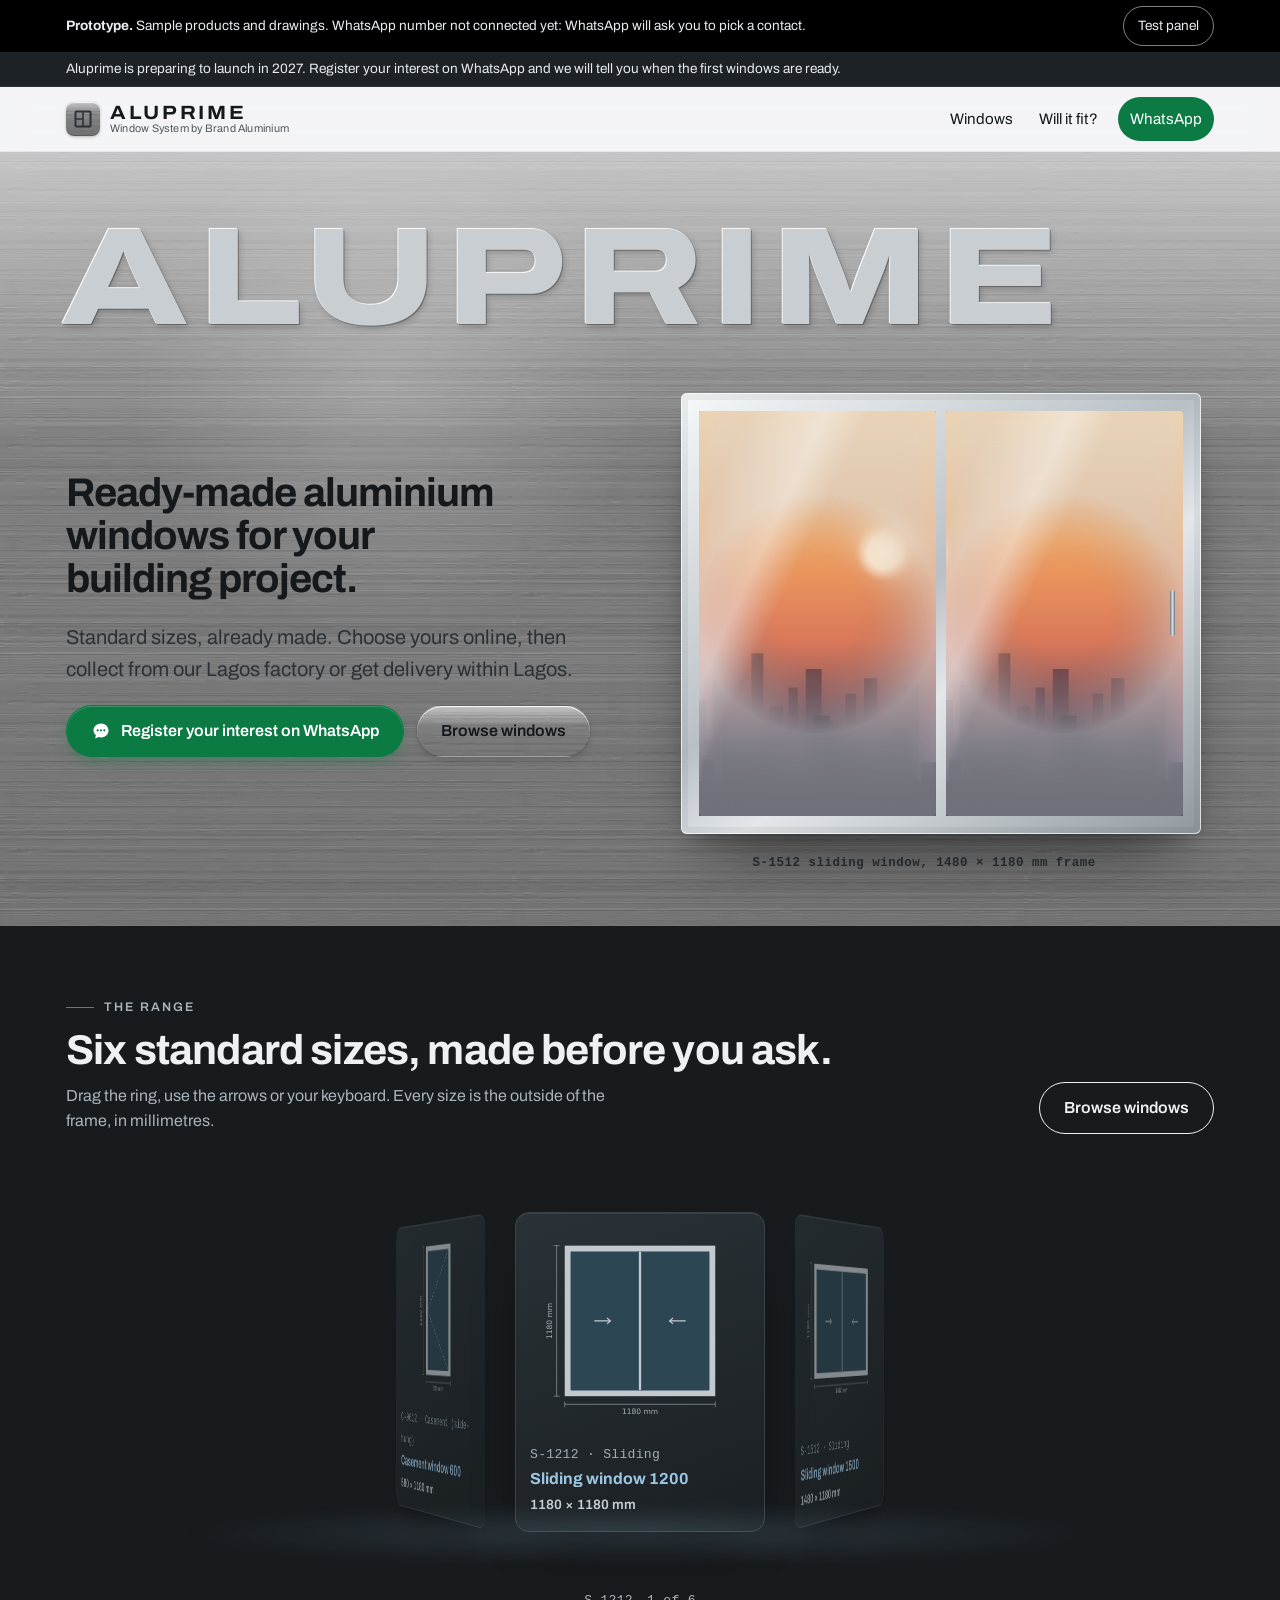
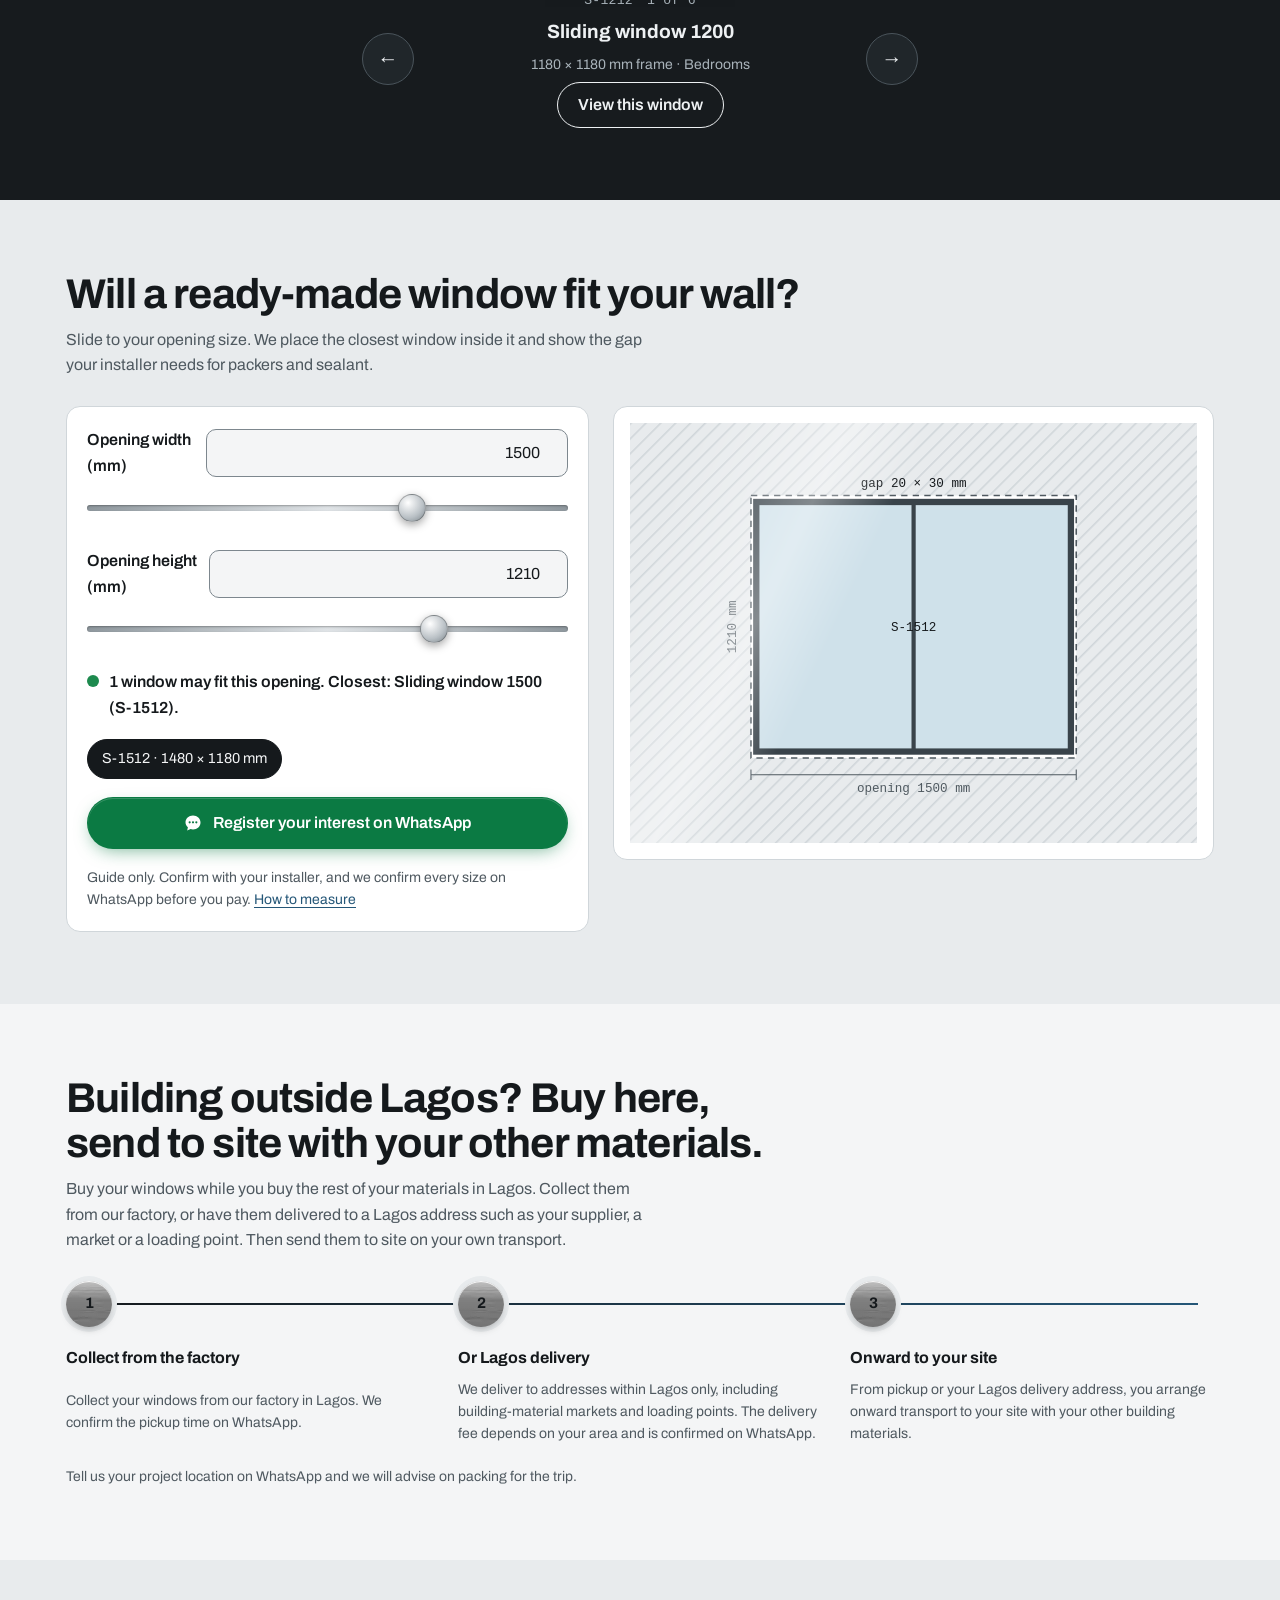
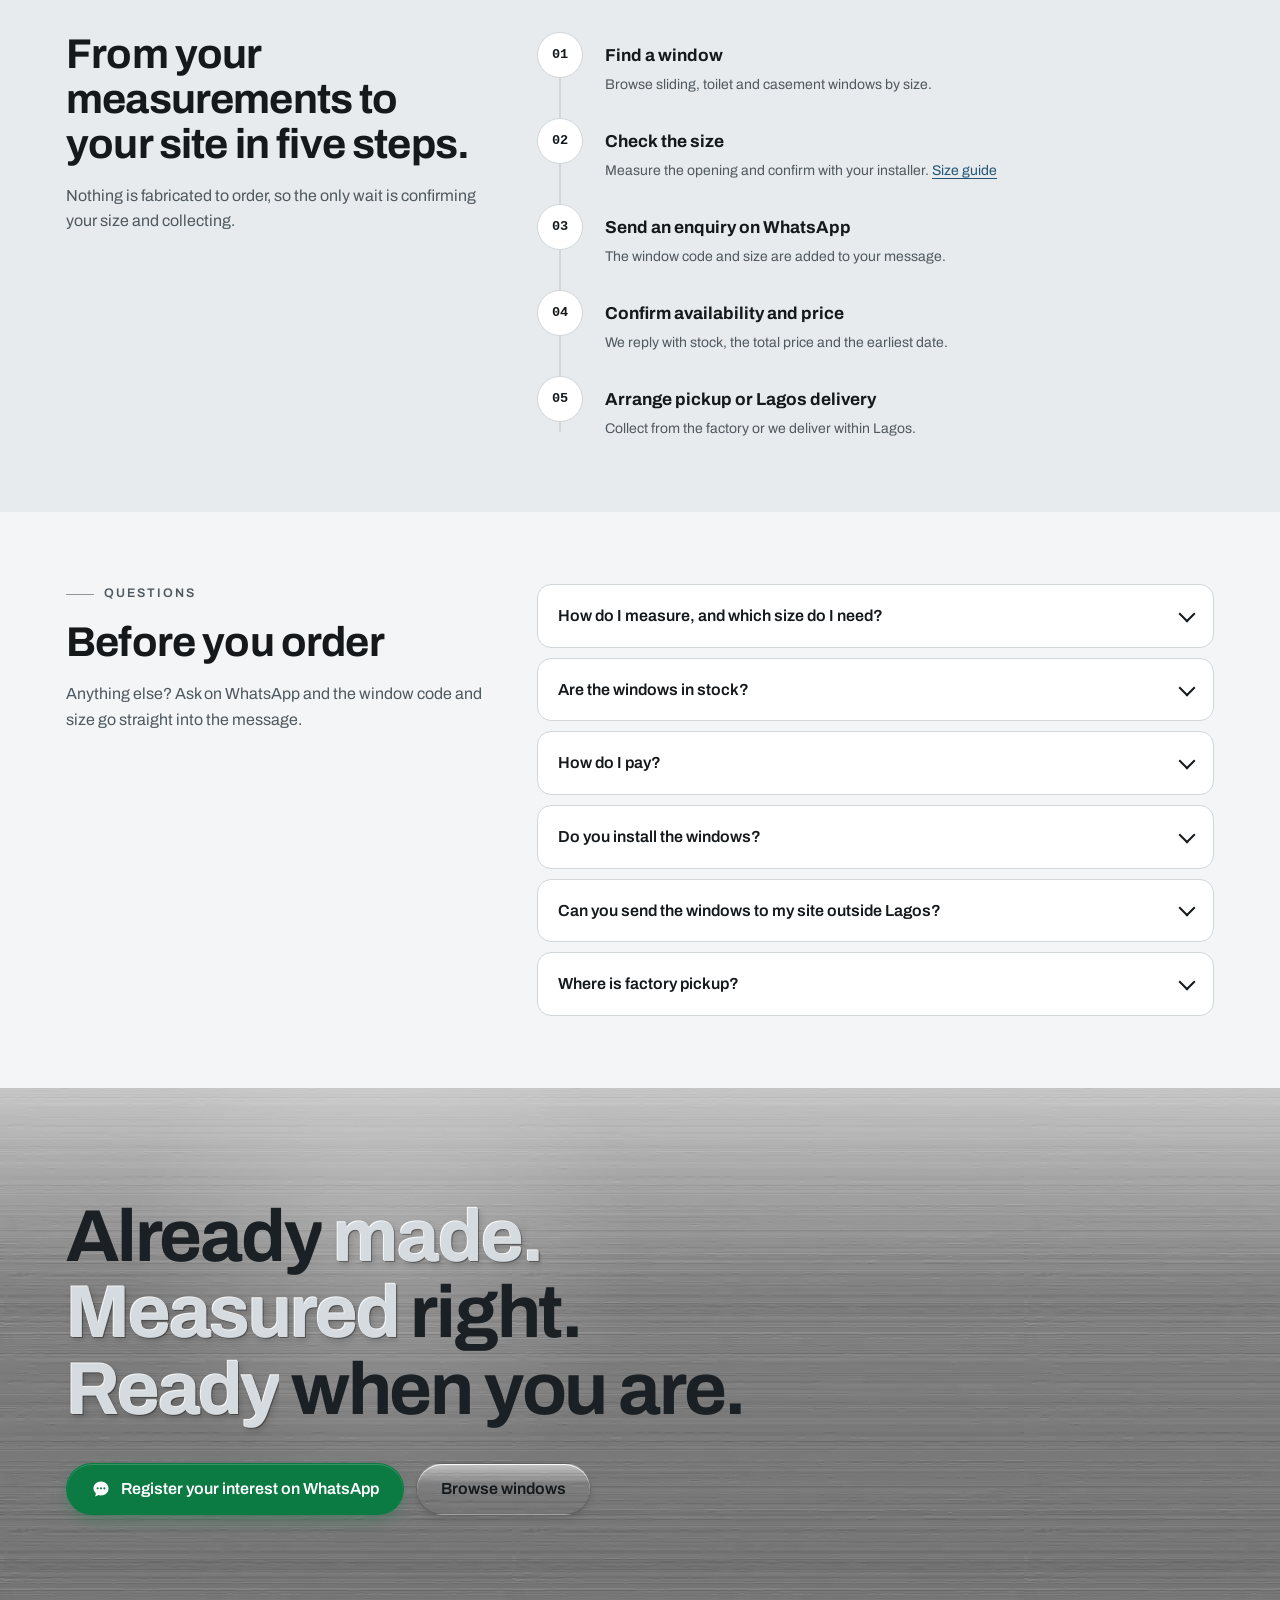
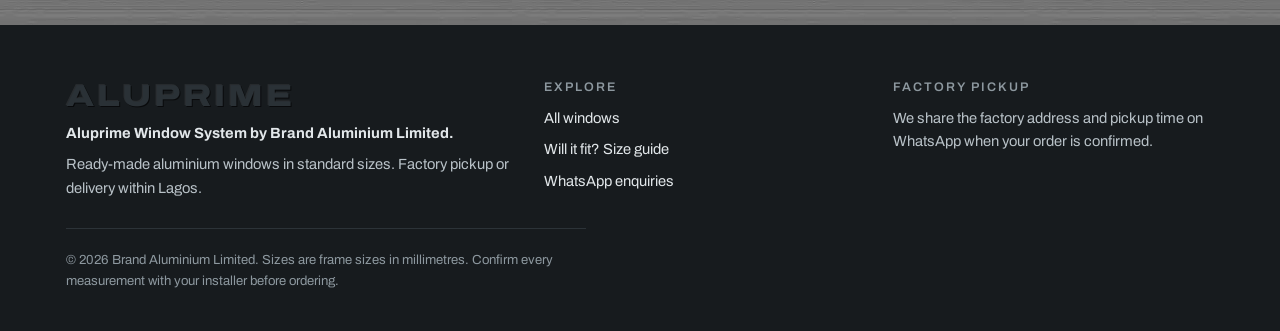
<file: index.html>
<!DOCTYPE html>
<html lang="en-NG">
<head>
<meta charset="utf-8">
<meta name="viewport" content="width=device-width, initial-scale=1">
<title>Aluprime ready-made aluminium windows in Lagos</title>
<meta name="description" content="Ready-made aluminium windows in standard sizes: sliding, toilet and casement. Check your opening online, enquire on WhatsApp, collect or get Lagos delivery.">
<link rel="canonical" href="https://aluprime.ng/">
<meta name="theme-color" content="#c9ced2">
<meta property="og:type" content="website">
<meta property="og:site_name" content="Aluprime">
<meta property="og:locale" content="en_NG">
<meta property="og:title" content="Aluprime ready-made aluminium windows in Lagos">
<meta property="og:description" content="Ready-made aluminium windows in standard sizes: sliding, toilet and casement. Check your opening online, enquire on WhatsApp, collect or get Lagos delivery.">
<meta property="og:url" content="https://aluprime.ng/">
<meta property="og:image" content="https://aluprime.ng/assets/img/og-aluprime.jpg">
<meta property="og:image:width" content="1200">
<meta property="og:image:height" content="630">
<meta name="twitter:card" content="summary_large_image">
<meta name="twitter:title" content="Aluprime ready-made aluminium windows in Lagos">
<meta name="twitter:description" content="Ready-made aluminium windows in standard sizes: sliding, toilet and casement. Check your opening online, enquire on WhatsApp, collect or get Lagos delivery.">
<meta name="twitter:image" content="https://aluprime.ng/assets/img/og-aluprime.jpg">
<link rel="icon" href="data:image/svg+xml,%3Csvg xmlns='http://www.w3.org/2000/svg' viewBox='0 0 20 20'%3E%3Crect width='20' height='20' rx='4' fill='%23c9ced2'/%3E%3Crect x='4' y='4' width='12' height='12' fill='none' stroke='%232b3338' stroke-width='1.8'/%3E%3Cpath d='M10 4v12' stroke='%232b3338' stroke-width='1.4'/%3E%3C/svg%3E">
<link rel="preload" href="assets/fonts/archivo-latin.woff2" as="font" type="font/woff2" crossorigin>
<link rel="preload" href="assets/img/brushed.webp" as="image" type="image/webp" fetchpriority="high">
<link rel="stylesheet" href="assets/site.css">
<script src="assets/config.js"></script>
<script type="application/ld+json">{"@context":"https://schema.org","@graph":[{"@type":"Organization","@id":"https://aluprime.ng/#org","name":"Brand Aluminium Limited","url":"https://aluprime.ng/","logo":"https://aluprime.ng/assets/img/og-aluprime.jpg","brand":{"@type":"Brand","name":"Aluprime"}},{"@type":"WebSite","@id":"https://aluprime.ng/#site","url":"https://aluprime.ng/","name":"Aluprime","publisher":{"@id":"https://aluprime.ng/#org"},"inLanguage":"en-NG"},{"@type":"FAQPage","mainEntity":[{"@type":"Question","name":"How do I measure, and which size do I need?","acceptedAnswer":{"@type":"Answer","text":"Measure the finished opening (after plastering) three times across and three times up, and use the smallest numbers. The window frame is a little smaller than the opening so your installer can fix and seal it. Please confirm the measurements with your installer before ordering. Our size guide shows which windows may fit, and we check again on WhatsApp."}},{"@type":"Question","name":"Are the windows in stock?","acceptedAnswer":{"@type":"Answer","text":"Each window shows its stock status once we launch. Always confirm availability on WhatsApp before you travel to collect."}},{"@type":"Question","name":"How do I pay?","acceptedAnswer":{"@type":"Answer","text":"We confirm the total price and how to pay on WhatsApp before you pay anything. Payment details are only sent from the official Aluprime WhatsApp number."}},{"@type":"Question","name":"Do you install the windows?","acceptedAnswer":{"@type":"Answer","text":"Aluprime supplies ready-made windows; your own installer fits them. Send installation questions on WhatsApp and we will help. Each window comes with its fixing kit."}},{"@type":"Question","name":"Can you send the windows to my site outside Lagos?","acceptedAnswer":{"@type":"Answer","text":"We deliver within Lagos only. You arrange onward transport from the factory or your Lagos delivery address, usually with your other building materials. Tell us how far they will travel and we will advise on packing."}}]}]}</script>
</head>
<body data-page="home" data-root="">
<a class="visually-hidden" href="#main">Skip to content</a>
<div class="proto-bar" id="proto-bar" hidden><div class="wrap"><span><strong>Prototype.</strong> Sample products and drawings. <span id="proto-number"></span></span><button type="button" id="proto-toggle" aria-expanded="false" aria-controls="test-panel">Test panel</button></div></div>
<div class="launch-bar" id="launch-bar" hidden role="status"><div class="wrap" data-copy="launchNotice"></div></div>
<script>/* show notices before first paint so the page does not jump */(function(C){try{var o=C.prototypeTools&&sessionStorage.getItem("alp_mode");var live=(o||C.mode)==="live";var lb=document.getElementById("launch-bar");if(lb&&!live){lb.hidden=false;lb.firstChild.textContent=C.launchNotice||"";}if(C.prototypeTools){document.getElementById("proto-bar").hidden=false;}}catch(e){}})(window.ALUPRIME_CONFIG||{});</script>
<header class="site-header"><div class="wrap">
<a class="brand" href="index.html"><span class="brand-mark alu" aria-hidden="true"><svg viewBox="0 0 20 20"><rect x="2.5" y="2.5" width="15" height="15" rx="1" fill="none" stroke="#2b3338" stroke-width="2"/><path d="M10 3v14M3 10h7" stroke="#2b3338" stroke-width="1.6"/></svg></span><span class="brand-txt"><strong>ALUPRIME</strong><span>Window System by Brand Aluminium</span></span></a>
<nav class="nav" aria-label="Main">
<a href="windows/index.html">Windows</a>
<a href="will-it-fit/index.html">Will it fit?</a>
<a class="nav-wa" href="whatsapp/index.html">WhatsApp</a>
</nav></div></header>
<main id="main">
<section class="hero alu spot" aria-labelledby="hero-h"><div class="wrap hero-inner">
<div class="hero-mark"><p class="wordmark emboss" aria-hidden="true">ALUPRIME</p></div>
<div class="hero-copy">
<h1 id="hero-h">Ready-made aluminium windows for your building project.</h1>
<p class="lead">Standard sizes, already made. Choose yours online, then collect from our Lagos factory or get delivery within Lagos.</p>
<div class="btn-row">
<a class="btn btn-wa" data-wa="general" data-placement="home-hero" data-cta="chat" href="https://wa.me/">Chat on WhatsApp</a>
<a class="btn btn-metal alu" href="windows/index.html">Browse windows</a>
</div>
</div>
<div class="win-stage" aria-hidden="true">
<div class="win">
<div class="win-frame">
<div class="pane"><div class="scene"><div class="sun"></div><svg viewBox="0 0 400 160" preserveAspectRatio="none" aria-hidden="true"><path fill="#2a2638" opacity=".55" d="M0 160V96h18V70h14v26h10V58h22v38h8V80h16v16h12V40h18v56h10V74h20v22h8V62h14v34h12V50h24v46h8V84h18v12h10V66h16v30h12V56h20v40h14V78h16v18h10V60h22v100z"/><path fill="#1d1b29" d="M0 160v-38h26v-14h18v14h12v-26h26v26h10v-18h22v18h14v-34h20v34h12v-12h18v12h16v-42h24v42h10v-20h20v20h12v-30h18v30h14v-16h16v16h12v-36h22v36h14v-12h24v52z"/></svg></div><div class="frost"></div><div class="sheen"></div></div>
<div class="pane"><div class="scene"><div class="sun" style="left:-14%"></div><svg viewBox="0 0 400 160" preserveAspectRatio="none" aria-hidden="true"><path fill="#2a2638" opacity=".55" d="M0 160V96h18V70h14v26h10V58h22v38h8V80h16v16h12V40h18v56h10V74h20v22h8V62h14v34h12V50h24v46h8V84h18v12h10V66h16v30h12V56h20v40h14V78h16v18h10V60h22v100z"/><path fill="#1d1b29" d="M0 160v-38h26v-14h18v14h12v-26h26v26h10v-18h22v18h14v-34h20v34h12v-12h18v12h16v-42h24v42h10v-20h20v20h12v-30h18v30h14v-16h16v16h12v-36h22v36h14v-12h24v52z"/></svg></div><div class="frost"></div><div class="sheen"></div><span class="win-handle"></span></div>
</div>
<p class="win-label">S-1512 sliding window, 1480 × 1180 mm frame</p>
</div>
</div>
</div></section>

<section class="on-dark" aria-labelledby="ring-h"><div class="wrap">
<div class="sec-head rv"><div class="stack"><p class="eyebrow">The range</p><h2 id="ring-h">Six standard sizes, made before you ask.</h2>
<p class="muted">Drag the ring, use the arrows or your keyboard. Every size is the outside of the frame, in millimetres.</p></div>
<a class="btn btn-outline" href="windows/index.html">Browse windows</a></div>
<div class="ring-wrap">
<div class="ring-stage" id="ring-stage" tabindex="0" role="group" aria-roledescription="carousel" aria-label="Aluprime windows. Use the left and right arrow keys to turn, Enter to open.">
<div class="ring" id="ring"></div><div class="ring-floor"></div></div>
<div class="ring-ctrl">
<button type="button" id="ring-prev" aria-label="Previous window">&#8592;</button>
<div class="ring-caption" id="ring-caption"></div>
<button type="button" id="ring-next" aria-label="Next window">&#8594;</button>
</div>
<p class="visually-hidden" id="ring-live" aria-live="polite"></p>
</div>
</div></section>

<section class="section-alt" id="home-fit" aria-labelledby="fit-h"><div class="wrap">
<div class="sec-head rv"><div class="stack"><h2 id="fit-h">Will a ready-made window fit your wall?</h2>
<p class="muted">Slide to your opening size. We place the closest window inside it and show the gap your installer needs for packers and sealant.</p></div></div>
<div class="fit-tool">
<div class="fit-controls rv">
<div class="slider"><div class="slider-top"><label for="hf-w">Opening width (mm)</label><input id="hf-w" type="number" inputmode="numeric" value="1500" min="400" max="2000"></div>
<input id="hf-w-r" type="range" min="400" max="2000" step="5" value="1500" aria-label="Opening width slider"></div>
<div class="slider"><div class="slider-top"><label for="hf-h">Opening height (mm)</label><input id="hf-h" type="number" inputmode="numeric" value="1210" min="400" max="1500"></div>
<input id="hf-h-r" type="range" min="400" max="1500" step="5" value="1210" aria-label="Opening height slider"></div>
<div id="hf-verdict" aria-live="polite"></div>
<div class="fit-matches" id="hf-matches"></div>
<a class="btn btn-wa btn-block" id="hf-btn" data-cta="chat" data-track-wa data-placement="home-fit" href="https://wa.me/">Chat on WhatsApp</a>
<p class="small muted">Guide only. Confirm with your installer, and we confirm every size on WhatsApp before you pay. <a href="will-it-fit/index.html">How to measure</a></p>
</div>
<div class="fit-view rv"><div id="hf-svg"></div><div class="sheen"></div></div>
</div>
</div></section>

<section aria-labelledby="outside-h"><div class="wrap route-wrap">
<div class="sec-head"><div class="stack"><h2 id="outside-h">Building outside Lagos? Buy here, send to site with your other materials.</h2>
<p class="muted">Buy your windows while you buy the rest of your materials in Lagos. Collect them from our factory, or have them delivered to a Lagos address such as your supplier, a market or a loading point. Then send them to site on your own transport.</p></div></div>
<div class="route-map"><div class="route-line"><i></i></div>
<div class="stop"><span class="stop-pin alu">1</span><strong>Collect from the factory</strong><p class="small muted" data-copy="pickup"></p></div>
<div class="stop"><span class="stop-pin alu">2</span><strong>Or Lagos delivery</strong><p class="small muted" data-copy="delivery"></p></div>
<div class="stop"><span class="stop-pin alu">3</span><strong>Onward to your site</strong><p class="small muted" data-copy="onward"></p></div>
</div>
<p class="small muted" style="margin-top:20px">Tell us your project location on WhatsApp and we will advise on packing for the trip.</p>
</div></section>

<section class="section-alt" aria-labelledby="how-h"><div class="wrap faq-grid">
<div class="stack rv"><h2 id="how-h">From your measurements to your site in five steps.</h2><p class="muted">Nothing is fabricated to order, so the only wait is confirming your size and collecting.</p></div>
<ol class="timeline">
<li><strong>Find a window</strong><span class="small muted">Browse sliding, toilet and casement windows by size.</span></li>
<li><strong>Check the size</strong><span class="small muted">Measure the opening and confirm with your installer. <a href="will-it-fit/index.html">Size guide</a></span></li>
<li><strong>Send an enquiry on WhatsApp</strong><span class="small muted">The window code and size are added to your message.</span></li>
<li><strong>Confirm availability and price</strong><span class="small muted">We reply with stock, the total price and the earliest date.</span></li>
<li><strong>Arrange pickup or Lagos delivery</strong><span class="small muted">Collect from the factory or we deliver within Lagos.</span></li>
</ol>
</div></section>

<section aria-labelledby="faq-h"><div class="wrap faq-grid">
<div class="stack rv"><p class="eyebrow">Questions</p><h2 id="faq-h">Before you order</h2><p class="muted">Anything else? Ask on WhatsApp and the window code and size go straight into the message.</p></div>
<div class="faq"><details><summary>How do I measure, and which size do I need?</summary><p>Measure the finished opening (after plastering) three times across and three times up, and use the smallest numbers. The window frame is a little smaller than the opening so your installer can fix and seal it. Please confirm the measurements with your installer before ordering. Our <a href="will-it-fit/index.html">size guide</a> shows which windows may fit, and we check again on WhatsApp.</p></details><details><summary>Are the windows in stock?</summary><p>Each window shows its stock status once we launch. Always confirm availability on WhatsApp before you travel to collect.</p></details><details><summary>How do I pay?</summary><p>We confirm the total price and how to pay on WhatsApp before you pay anything. Payment details are only sent from the official Aluprime WhatsApp number.</p></details><details><summary>Do you install the windows?</summary><p>Aluprime supplies ready-made windows; your own installer fits them. Send installation questions on WhatsApp and we will help. Each window comes with its fixing kit.</p></details><details><summary>Can you send the windows to my site outside Lagos?</summary><p>We deliver within Lagos only. You arrange onward transport from the factory or your Lagos delivery address, usually with your other building materials. Tell us how far they will travel and we will advise on packing.</p></details><details><summary>Where is factory pickup?</summary><p data-factory></p></details></div>
</div></section>

<section class="closing alu spot" aria-label="Get started"><div class="wrap">
<p class="big" data-hl="made,measured,ready">Already made. Measured right. Ready when you are.</p>
<div class="btn-row">
<a class="btn btn-wa" data-wa="general" data-placement="home-closing" data-cta="chat" href="https://wa.me/">Chat on WhatsApp</a>
<a class="btn btn-metal alu" href="windows/index.html">Browse windows</a>
</div>
</div></section>
</main>
<footer><div class="wrap">
<div><div class="foot-mark" aria-hidden="true">ALUPRIME</div>
<p><strong style="color:#e2e7ea">Aluprime Window System by Brand Aluminium Limited.</strong></p>
<p style="margin-top:8px">Ready-made aluminium windows in standard sizes. Factory pickup or delivery within Lagos.</p></div>
<div><h2>Explore</h2><ul><li><a href="windows/index.html">All windows</a></li><li><a href="will-it-fit/index.html">Will it fit? Size guide</a></li><li><a href="whatsapp/index.html">WhatsApp enquiries</a></li></ul></div>
<div><h2>Factory pickup</h2><p data-factory></p></div>
<p class="foot-base">© <span id="yr">2026</span> Brand Aluminium Limited. Sizes are frame sizes in millimetres. Confirm every measurement with your installer before ordering.</p>
</div></footer>
<div class="wa-bar"><a class="btn btn-wa btn-block" data-wa="general" data-placement="sticky-bar" data-cta="chat" href="https://wa.me/">Chat on WhatsApp</a></div>
<div class="test-panel" id="test-panel" hidden aria-live="polite"></div>
<script src="assets/products.js"></script>
<script src="assets/site.js"></script>
<script src="assets/fx.js" defer></script>
<script>document.getElementById("yr")&&(document.getElementById("yr").textContent=new Date().getFullYear());</script>
</body>
</html>
</file>
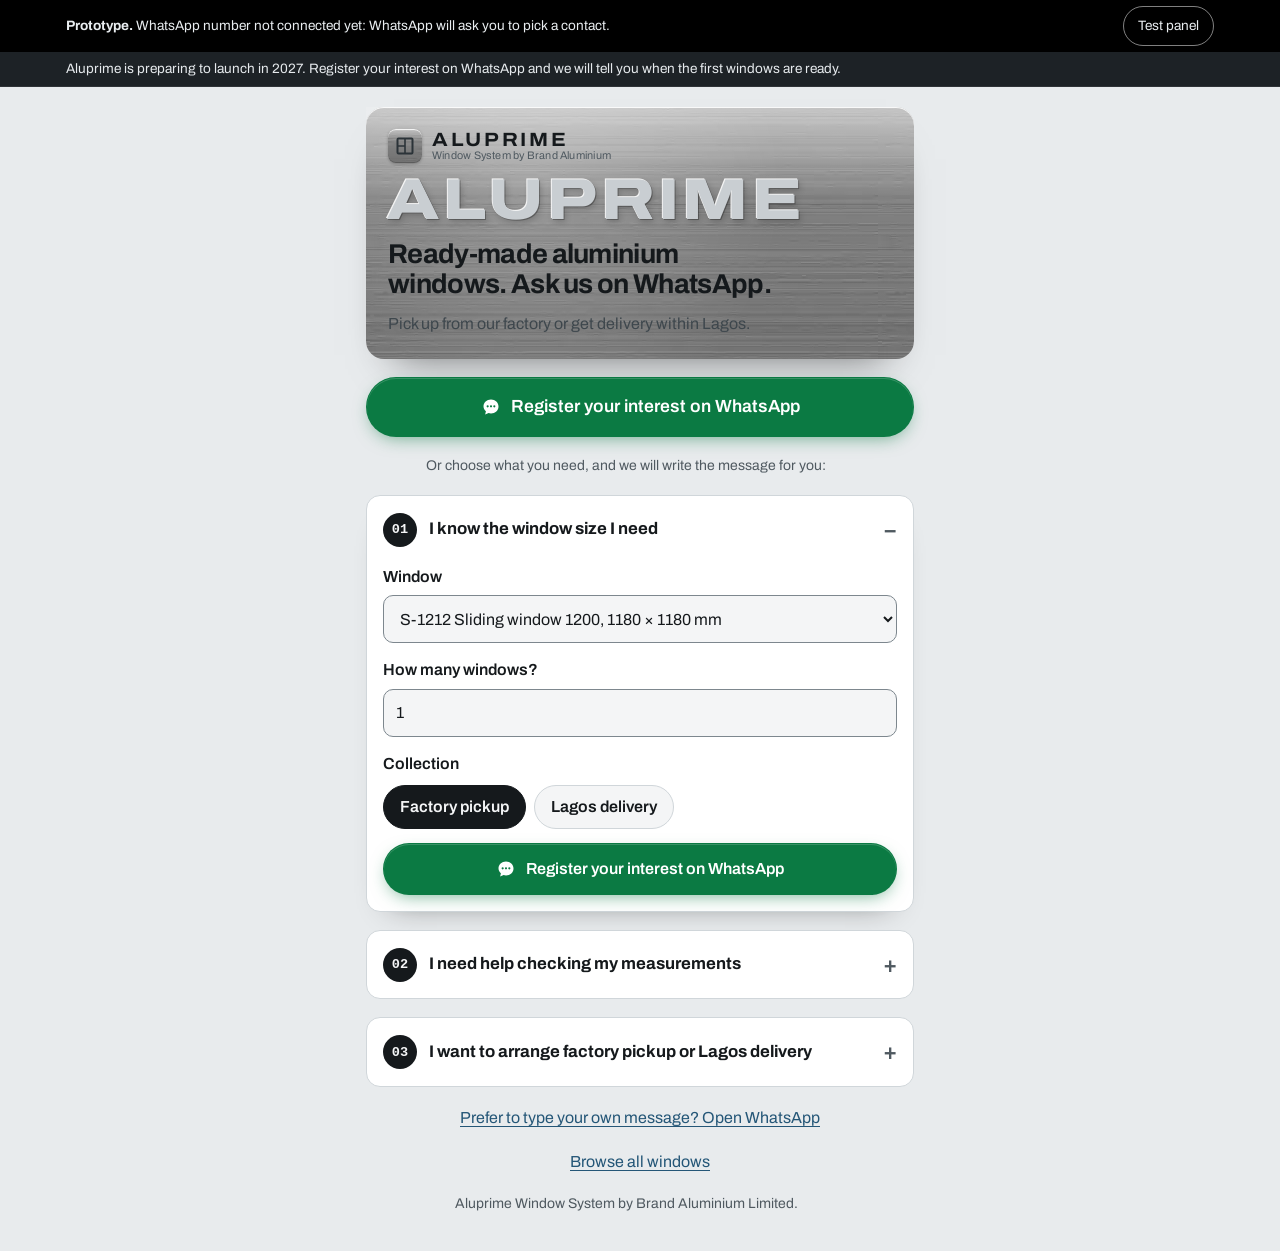
<file: whatsapp/index.html>
<!DOCTYPE html>
<html lang="en-NG">
<head>
<meta charset="utf-8">
<meta name="viewport" content="width=device-width, initial-scale=1">
<title>Message Aluprime on WhatsApp about aluminium windows</title>
<meta name="description" content="Message Aluprime on WhatsApp about ready-made aluminium windows: pick a size, ask us to check your measurements, or arrange factory pickup or Lagos delivery.">
<link rel="canonical" href="https://aluprime.ng/whatsapp/">
<meta name="theme-color" content="#c9ced2">
<meta property="og:type" content="website">
<meta property="og:site_name" content="Aluprime">
<meta property="og:locale" content="en_NG">
<meta property="og:title" content="Message Aluprime on WhatsApp about aluminium windows">
<meta property="og:description" content="Message Aluprime on WhatsApp about ready-made aluminium windows: pick a size, ask us to check your measurements, or arrange factory pickup or Lagos delivery.">
<meta property="og:url" content="https://aluprime.ng/whatsapp/">
<meta property="og:image" content="https://aluprime.ng/assets/img/og-aluprime.jpg">
<meta property="og:image:width" content="1200">
<meta property="og:image:height" content="630">
<meta name="twitter:card" content="summary_large_image">
<meta name="twitter:title" content="Message Aluprime on WhatsApp about aluminium windows">
<meta name="twitter:description" content="Message Aluprime on WhatsApp about ready-made aluminium windows: pick a size, ask us to check your measurements, or arrange factory pickup or Lagos delivery.">
<meta name="twitter:image" content="https://aluprime.ng/assets/img/og-aluprime.jpg">
<link rel="icon" href="data:image/svg+xml,%3Csvg xmlns='http://www.w3.org/2000/svg' viewBox='0 0 20 20'%3E%3Crect width='20' height='20' rx='4' fill='%23c9ced2'/%3E%3Crect x='4' y='4' width='12' height='12' fill='none' stroke='%232b3338' stroke-width='1.8'/%3E%3Cpath d='M10 4v12' stroke='%232b3338' stroke-width='1.4'/%3E%3C/svg%3E">
<link rel="preload" href="../assets/fonts/archivo-latin.woff2" as="font" type="font/woff2" crossorigin>
<link rel="preload" href="../assets/img/brushed.webp" as="image" type="image/webp" fetchpriority="high">
<link rel="stylesheet" href="../assets/site.css">
<script src="../assets/config.js"></script>
<style>
 body { padding-bottom: 24px; background: var(--surface); }
 .lp { max-width: 580px; margin: 0 auto; padding: 20px var(--gutter) 12px; display: grid; gap: 18px; }
 .lp-card { border-radius: 18px; padding: 22px; display: grid; gap: 12px; box-shadow: inset 0 1px 0 rgba(255,255,255,.9), 0 24px 40px -28px rgba(0,0,0,.6); }
 .lp-card .wordmark { font-size: clamp(2.4rem, 13vw, 3.6rem); }
 .lp-card .muted { color: #3e474d; }
 .path { border: 1px solid var(--line); border-radius: var(--r); background: var(--card); transition: box-shadow .3s; }
 .path[open] { box-shadow: 0 16px 30px -24px rgba(0,0,0,.45); }
 .path summary { cursor: pointer; padding: 16px; font-weight: 700; font-size: 1.05rem; min-height: 60px; display: flex; gap: 12px; align-items: center; list-style: none; }
 .path summary::-webkit-details-marker { display: none; }
 .path summary .n { width: 34px; height: 34px; border-radius: 50%; background: var(--ink); color: var(--paper); display: grid; place-items: center; flex: none; font: 700 .85rem/1 var(--mono); }
 .path summary::after { content: "+"; margin-left: auto; font-size: 1.4rem; color: var(--muted); }
 .path[open] summary::after { content: "\2212"; }
 .path form { padding: 0 16px 16px; display: grid; gap: 14px; }
</style>
<script type="application/ld+json">{"@context":"https://schema.org","@graph":[{"@type":"Organization","@id":"https://aluprime.ng/#org","name":"Brand Aluminium Limited","url":"https://aluprime.ng/","logo":"https://aluprime.ng/assets/img/og-aluprime.jpg","brand":{"@type":"Brand","name":"Aluprime"}},{"@type":"WebSite","@id":"https://aluprime.ng/#site","url":"https://aluprime.ng/","name":"Aluprime","publisher":{"@id":"https://aluprime.ng/#org"},"inLanguage":"en-NG"},{"@type":"BreadcrumbList","itemListElement":[{"@type":"ListItem","position":1,"name":"Home","item":"https://aluprime.ng/"},{"@type":"ListItem","position":2,"name":"WhatsApp","item":"https://aluprime.ng/whatsapp/"}]}]}</script>
</head>
<body data-page="whatsapp" data-root="../">

<div class="proto-bar" id="proto-bar" hidden><div class="wrap"><span><strong>Prototype.</strong> <span id="proto-number"></span></span><button type="button" id="proto-toggle" aria-expanded="false" aria-controls="test-panel">Test panel</button></div></div>
<div class="launch-bar" id="launch-bar" hidden role="status"><div class="wrap" data-copy="launchNotice"></div></div>
<script>/* show notices before first paint so the page does not jump */(function(C){try{var o=C.prototypeTools&&sessionStorage.getItem("alp_mode");var live=(o||C.mode)==="live";var lb=document.getElementById("launch-bar");if(lb&&!live){lb.hidden=false;lb.firstChild.textContent=C.launchNotice||"";}if(C.prototypeTools){document.getElementById("proto-bar").hidden=false;}}catch(e){}})(window.ALUPRIME_CONFIG||{});</script>
<main class="lp" id="main">
<div class="lp-card alu spot">
<a class="brand" href="../index.html" style="position:relative;z-index:2"><span class="brand-mark alu" aria-hidden="true"><svg viewBox="0 0 20 20"><rect x="2.5" y="2.5" width="15" height="15" rx="1" fill="none" stroke="#2b3338" stroke-width="2"/><path d="M10 3v14M3 10h7" stroke="#2b3338" stroke-width="1.6"/></svg></span><span class="brand-txt"><strong>ALUPRIME</strong><span>Window System by Brand Aluminium</span></span></a>
<p class="wordmark emboss" aria-hidden="true" style="position:relative;z-index:2">ALUPRIME</p>
<h1 style="font-size:1.7rem;position:relative;z-index:2">Ready-made aluminium windows. Ask us on WhatsApp.</h1>
<p class="muted" style="position:relative;z-index:2">Pick up from our factory or get delivery within Lagos.</p>
</div>
<a class="btn btn-wa btn-block" style="min-height:60px;font-size:1.1rem" data-wa="general" data-placement="landing-main" data-cta="open" href="https://wa.me/">Open WhatsApp</a>
<p class="small muted" style="text-align:center">Or choose what you need, and we will write the message for you:</p>

<details class="path" open>
<summary><span class="n">01</span>I know the window size I need</summary>
<form id="path1" novalidate>
<div class="field"><label for="p1-product">Window</label><select id="p1-product"></select></div>
<div class="field-row" id="p1-other" hidden>
<div class="field"><label for="p1-w">Width (mm)</label><input id="p1-w" type="number" inputmode="numeric"></div>
<div class="field"><label for="p1-h">Height (mm)</label><input id="p1-h" type="number" inputmode="numeric"></div>
</div>
<div class="field"><label for="p1-qty">How many windows?</label><input id="p1-qty" type="number" inputmode="numeric" min="1" value="1"></div>
<fieldset class="radio-row"><legend>Collection</legend>
<label class="chip"><input type="radio" name="p1-fulfil" value="pickup" checked><span>Factory pickup</span></label>
<label class="chip"><input type="radio" name="p1-fulfil" value="delivery"><span>Lagos delivery</span></label></fieldset>
<a class="btn btn-wa btn-block" id="p1-btn" data-cta="go" data-track-wa data-placement="landing-know-size" href="https://wa.me/">Continue to WhatsApp</a>
</form>
</details>

<details class="path">
<summary><span class="n">02</span>I need help checking my measurements</summary>
<form id="path2" novalidate>
<div class="field-row">
<div class="field"><label for="p2-w">Opening width (mm)</label><input id="p2-w" type="number" inputmode="numeric"></div>
<div class="field"><label for="p2-h">Opening height (mm)</label><input id="p2-h" type="number" inputmode="numeric"></div>
</div>
<div class="field-row">
<div class="field"><label for="p2-q">Number of windows</label><input id="p2-q" type="number" inputmode="numeric" min="1"></div>
<div class="field"><label for="p2-loc">Project location</label><input id="p2-loc" type="text" placeholder="Town, state"></div>
</div>
<p class="small muted">After the chat opens, attach photos of each opening with the tape measure showing.</p>
<a class="btn btn-wa btn-block" id="p2-btn" data-cta="go" data-track-wa data-placement="landing-size-help" href="https://wa.me/">Continue to WhatsApp</a>
</form>
</details>

<details class="path">
<summary><span class="n">03</span>I want to arrange factory pickup or Lagos delivery</summary>
<form id="path3" novalidate>
<fieldset class="radio-row"><legend>How do you want to receive the windows?</legend>
<label class="chip"><input type="radio" name="p3-how" value="pickup" checked><span>Factory pickup</span></label>
<label class="chip"><input type="radio" name="p3-how" value="delivery"><span>Lagos delivery</span></label></fieldset>
<div class="field" id="p3-area-field" hidden><label for="p3-area">Delivery area or address in Lagos</label><input id="p3-area" type="text" placeholder="e.g. Ikeja, or market name"></div>
<div class="field"><label for="p3-date">Preferred date</label><input id="p3-date" type="date"></div>
<div class="field"><label for="p3-ref">Order or enquiry reference (if you have one)</label><input id="p3-ref" type="text"></div>
<p class="small muted" data-copy="onward"></p>
<a class="btn btn-wa btn-block" id="p3-btn" data-cta="go" data-track-wa data-placement="landing-pickup-delivery" href="https://wa.me/">Continue to WhatsApp</a>
</form>
</details>

<p style="text-align:center"><a data-wa="own" data-placement="landing-own-message" href="https://wa.me/">Prefer to type your own message? Open WhatsApp</a></p>
<p style="text-align:center"><a href="../windows/index.html">Browse all windows</a></p>
<p class="small muted" style="text-align:center">Aluprime Window System by Brand Aluminium Limited.</p>
</main>
<div class="test-panel" id="test-panel" hidden aria-live="polite"></div>
<script src="../assets/products.js"></script>
<script src="../assets/site.js"></script>
<script src="../assets/fx.js" defer></script>
<script>document.getElementById("yr")&&(document.getElementById("yr").textContent=new Date().getFullYear());</script>
</body>
</html>
</file>
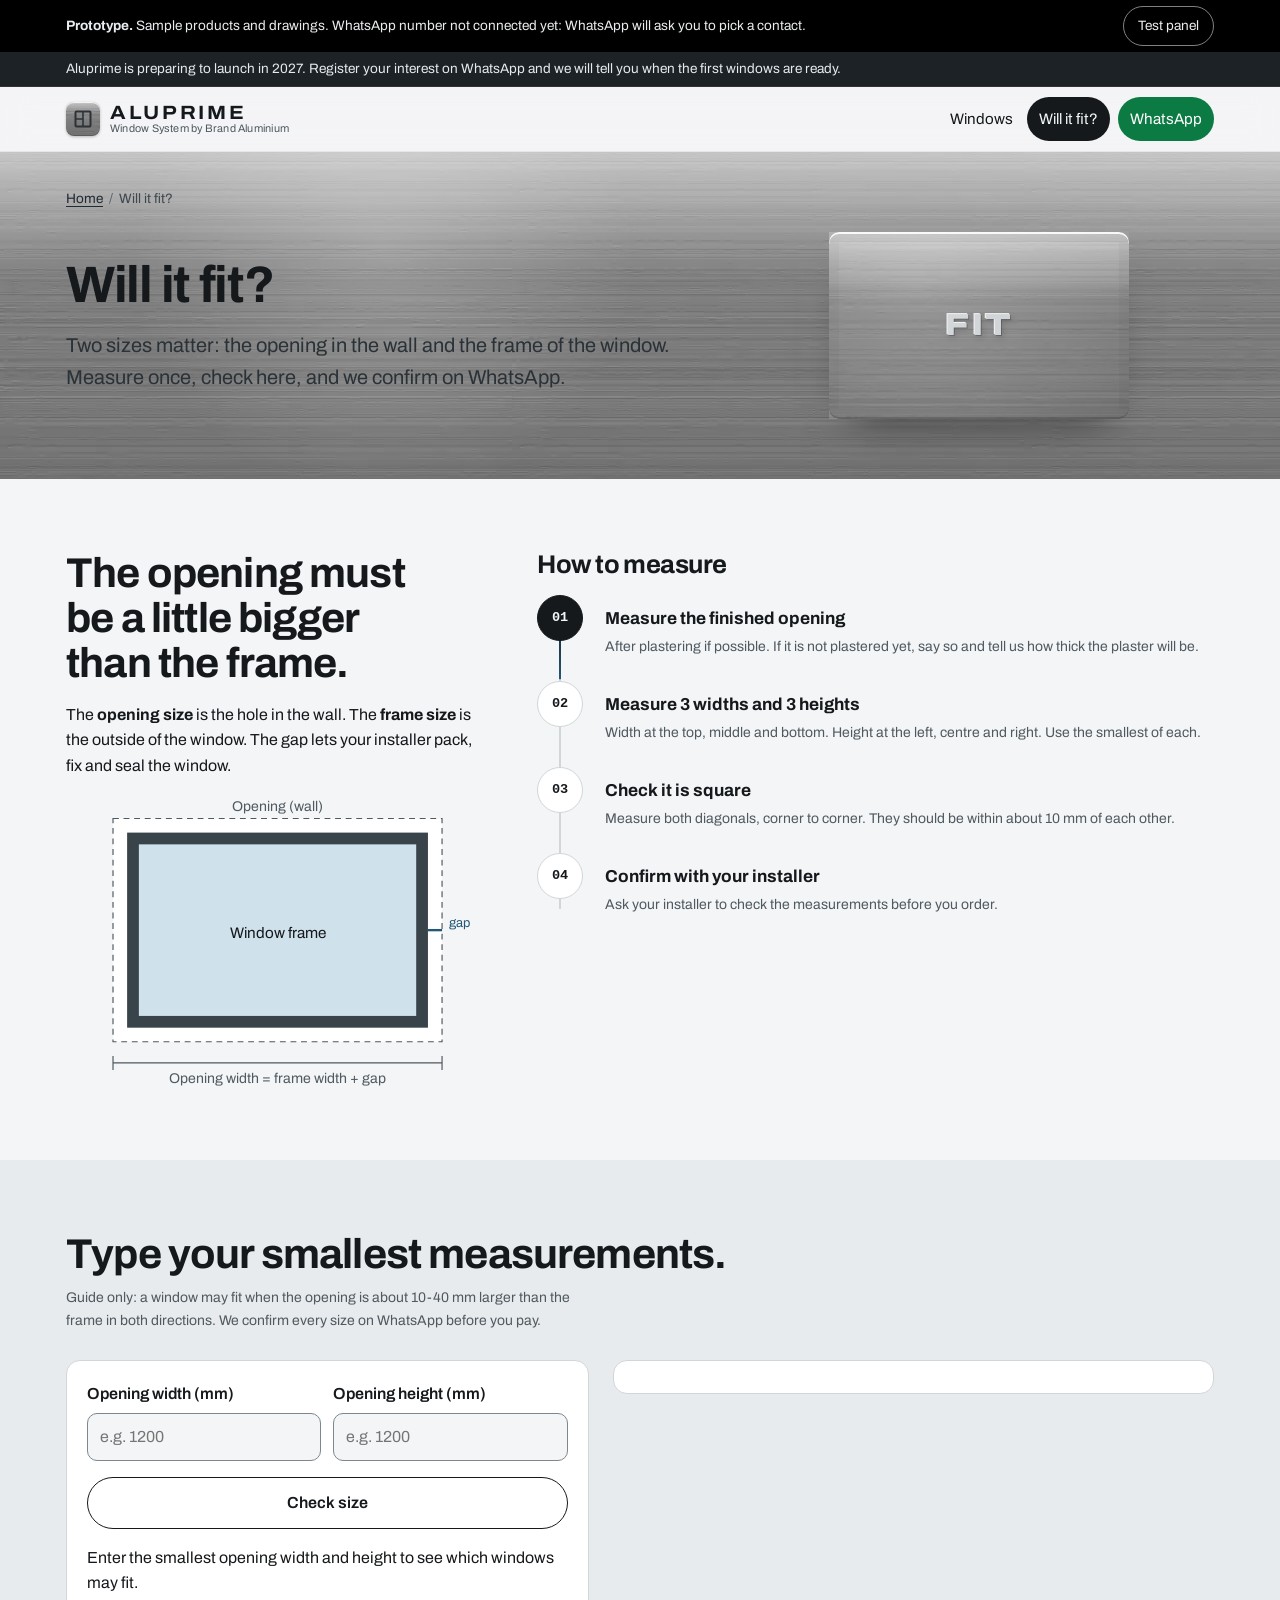
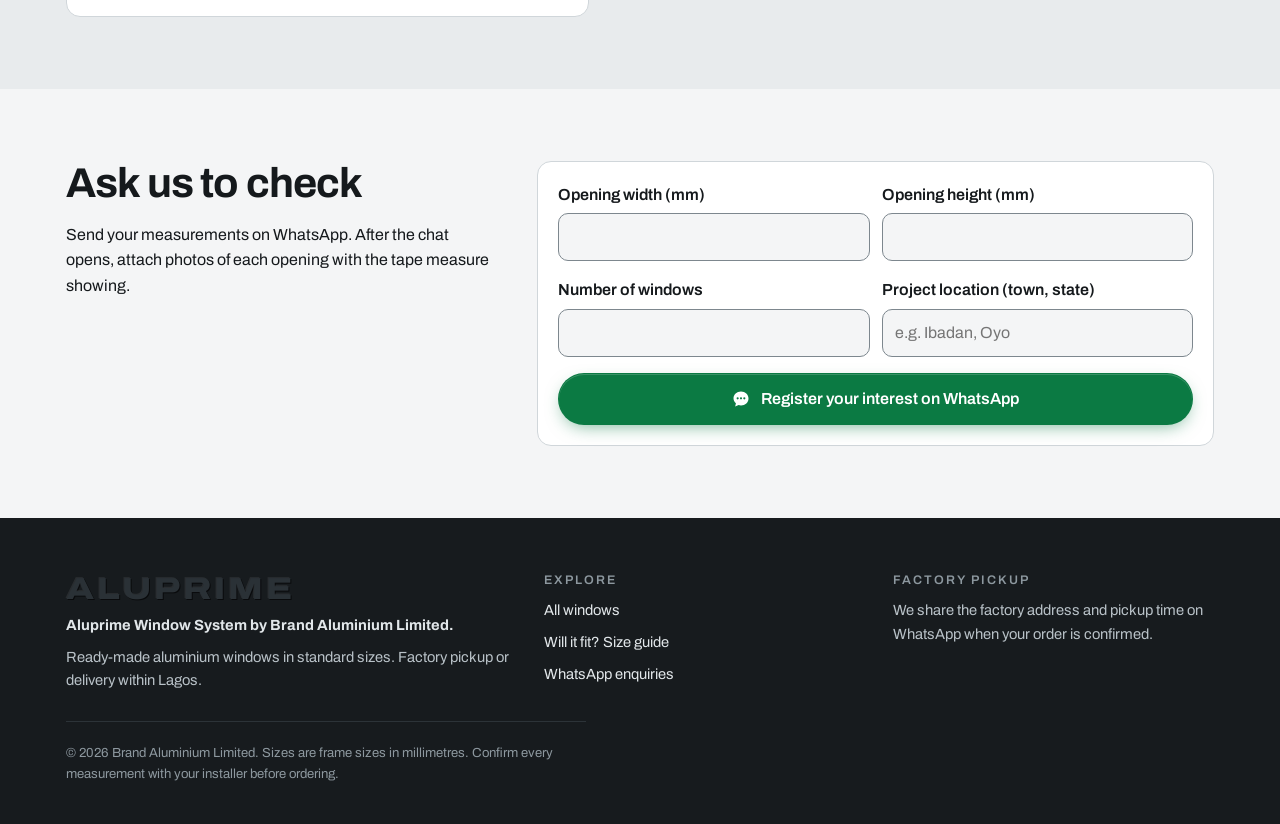
<file: will-it-fit/index.html>
<!DOCTYPE html>
<html lang="en-NG">
<head>
<meta charset="utf-8">
<meta name="viewport" content="width=device-width, initial-scale=1">
<title>Will it fit? Window size guide and checker | Aluprime</title>
<meta name="description" content="How to measure a window opening and check it against Aluprime frame sizes. Enter your smallest width and height to see which ready-made windows may fit.">
<link rel="canonical" href="https://aluprime.ng/will-it-fit/">
<meta name="theme-color" content="#c9ced2">
<meta property="og:type" content="website">
<meta property="og:site_name" content="Aluprime">
<meta property="og:locale" content="en_NG">
<meta property="og:title" content="Will it fit? Window size guide and checker | Aluprime">
<meta property="og:description" content="How to measure a window opening and check it against Aluprime frame sizes. Enter your smallest width and height to see which ready-made windows may fit.">
<meta property="og:url" content="https://aluprime.ng/will-it-fit/">
<meta property="og:image" content="https://aluprime.ng/assets/img/og-aluprime.jpg">
<meta property="og:image:width" content="1200">
<meta property="og:image:height" content="630">
<meta name="twitter:card" content="summary_large_image">
<meta name="twitter:title" content="Will it fit? Window size guide and checker | Aluprime">
<meta name="twitter:description" content="How to measure a window opening and check it against Aluprime frame sizes. Enter your smallest width and height to see which ready-made windows may fit.">
<meta name="twitter:image" content="https://aluprime.ng/assets/img/og-aluprime.jpg">
<link rel="icon" href="data:image/svg+xml,%3Csvg xmlns='http://www.w3.org/2000/svg' viewBox='0 0 20 20'%3E%3Crect width='20' height='20' rx='4' fill='%23c9ced2'/%3E%3Crect x='4' y='4' width='12' height='12' fill='none' stroke='%232b3338' stroke-width='1.8'/%3E%3Cpath d='M10 4v12' stroke='%232b3338' stroke-width='1.4'/%3E%3C/svg%3E">
<link rel="preload" href="../assets/fonts/archivo-latin.woff2" as="font" type="font/woff2" crossorigin>
<link rel="preload" href="../assets/img/brushed.webp" as="image" type="image/webp" fetchpriority="high">
<link rel="stylesheet" href="../assets/site.css">
<script src="../assets/config.js"></script>
<script type="application/ld+json">{"@context":"https://schema.org","@graph":[{"@type":"Organization","@id":"https://aluprime.ng/#org","name":"Brand Aluminium Limited","url":"https://aluprime.ng/","logo":"https://aluprime.ng/assets/img/og-aluprime.jpg","brand":{"@type":"Brand","name":"Aluprime"}},{"@type":"WebSite","@id":"https://aluprime.ng/#site","url":"https://aluprime.ng/","name":"Aluprime","publisher":{"@id":"https://aluprime.ng/#org"},"inLanguage":"en-NG"},{"@type":"BreadcrumbList","itemListElement":[{"@type":"ListItem","position":1,"name":"Home","item":"https://aluprime.ng/"},{"@type":"ListItem","position":2,"name":"Will it fit?","item":"https://aluprime.ng/will-it-fit/"}]}]}</script>
</head>
<body data-page="fit" data-root="../">
<a class="visually-hidden" href="#main">Skip to content</a>
<div class="proto-bar" id="proto-bar" hidden><div class="wrap"><span><strong>Prototype.</strong> Sample products and drawings. <span id="proto-number"></span></span><button type="button" id="proto-toggle" aria-expanded="false" aria-controls="test-panel">Test panel</button></div></div>
<div class="launch-bar" id="launch-bar" hidden role="status"><div class="wrap" data-copy="launchNotice"></div></div>
<script>/* show notices before first paint so the page does not jump */(function(C){try{var o=C.prototypeTools&&sessionStorage.getItem("alp_mode");var live=(o||C.mode)==="live";var lb=document.getElementById("launch-bar");if(lb&&!live){lb.hidden=false;lb.firstChild.textContent=C.launchNotice||"";}if(C.prototypeTools){document.getElementById("proto-bar").hidden=false;}}catch(e){}})(window.ALUPRIME_CONFIG||{});</script>
<header class="site-header"><div class="wrap">
<a class="brand" href="../index.html"><span class="brand-mark alu" aria-hidden="true"><svg viewBox="0 0 20 20"><rect x="2.5" y="2.5" width="15" height="15" rx="1" fill="none" stroke="#2b3338" stroke-width="2"/><path d="M10 3v14M3 10h7" stroke="#2b3338" stroke-width="1.6"/></svg></span><span class="brand-txt"><strong>ALUPRIME</strong><span>Window System by Brand Aluminium</span></span></a>
<nav class="nav" aria-label="Main">
<a href="../windows/index.html">Windows</a>
<a href="../will-it-fit/index.html" aria-current="page">Will it fit?</a>
<a class="nav-wa" href="../whatsapp/index.html">WhatsApp</a>
</nav></div></header>
<section class="page-hero alu spot" id="page-hero"><div class="wrap">
<nav class="crumbs" aria-label="Breadcrumb"><ol><li><a href="../index.html">Home</a></li><li id="crumb-current" aria-current="page">Will it fit?</li><li id="crumb-product" hidden aria-current="page"></li></ol></nav>
<div class="ph-copy stack"><h1>Will it fit?</h1><p class="lead">Two sizes matter: the opening in the wall and the frame of the window. Measure once, check here, and we confirm on WhatsApp.</p></div>
<div class="logo-frame alu spot" aria-hidden="true"><span class="emboss">FIT</span></div>
</div></section>
<main id="main">
<section><div class="wrap">
<div class="faq-grid">
<div class="stack rv">
<h2>The opening must be a little bigger than the frame.</h2>
<p>The <strong>opening size</strong> is the hole in the wall. The <strong>frame size</strong> is the outside of the window. The gap lets your installer pack, fix and seal the window.</p>
<div class="fit-figure"><svg viewBox="0 0 360 250" role="img" aria-labelledby="fit-fig-t"><title id="fit-fig-t">Opening size is the wall opening; frame size is the window; the gap between them is for packers and sealant.</title>
<rect x="40" y="20" width="280" height="190" style="fill:var(--card);stroke:var(--muted)" stroke-dasharray="5 4"/>
<rect x="52" y="32" width="256" height="166" style="fill:var(--frame)"/>
<rect x="62" y="42" width="236" height="146" style="fill:var(--glass)"/>
<text x="180" y="122" text-anchor="middle" font-size="13" style="fill:var(--ink)">Window frame</text>
<text x="180" y="14" text-anchor="middle" font-size="12" style="fill:var(--muted)">Opening (wall)</text>
<path d="M40 228 h280 M40 222 v12 M320 222 v12" style="stroke:var(--muted)"/>
<text x="180" y="245" text-anchor="middle" font-size="12" style="fill:var(--muted)">Opening width = frame width + gap</text>
<path d="M320 115 h-12" style="stroke:var(--accent);stroke-width:2"/>
<text x="326" y="112" font-size="11" style="fill:var(--accent)">gap</text>
</svg></div>
</div>
<div class="stack">
<h2 class="rv" style="font-size:1.6rem">How to measure</h2>
<ol class="timeline">
<li><strong>Measure the finished opening</strong><span class="small muted">After plastering if possible. If it is not plastered yet, say so and tell us how thick the plaster will be.</span></li>
<li><strong>Measure 3 widths and 3 heights</strong><span class="small muted">Width at the top, middle and bottom. Height at the left, centre and right. Use the smallest of each.</span></li>
<li><strong>Check it is square</strong><span class="small muted">Measure both diagonals, corner to corner. They should be within about 10 mm of each other.</span></li>
<li><strong>Confirm with your installer</strong><span class="small muted">Ask your installer to check the measurements before you order.</span></li>
</ol>
</div>
</div>
</div></section>

<section class="section-alt" aria-labelledby="chk-h"><div class="wrap">
<div class="sec-head rv"><div class="stack"><h2 id="chk-h">Type your smallest measurements.</h2>
<p class="small muted">Guide only: a window may fit when the opening is about <span id="gap-text">10-40</span> mm larger than the frame in both directions. We confirm every size on WhatsApp before you pay.</p></div></div>
<div class="fit-tool">
<form id="checker" class="panel" novalidate>
<div class="field-row">
<div class="field"><label for="ow">Opening width (mm)</label><input id="ow" type="number" inputmode="numeric" min="200" max="4000" placeholder="e.g. 1200"></div>
<div class="field"><label for="oh">Opening height (mm)</label><input id="oh" type="number" inputmode="numeric" min="200" max="3000" placeholder="e.g. 1200"></div>
</div>
<button class="btn btn-outline" type="submit">Check size</button>
<div class="result" id="check-result" aria-live="polite"></div>
</form>
<div class="fit-view"><div id="fit-live" hidden></div><div class="sheen"></div></div>
</div>
</div></section>

<section aria-labelledby="help-h"><div class="wrap">
<div class="faq-grid">
<div class="stack rv"><h2 id="help-h">Ask us to check</h2><p>Send your measurements on WhatsApp. After the chat opens, attach photos of each opening with the tape measure showing.</p></div>
<form id="help" class="panel" novalidate>
<div class="field-row">
<div class="field"><label for="hw">Opening width (mm)</label><input id="hw" type="number" inputmode="numeric"></div>
<div class="field"><label for="hh">Opening height (mm)</label><input id="hh" type="number" inputmode="numeric"></div>
</div>
<div class="field-row">
<div class="field"><label for="hq">Number of windows</label><input id="hq" type="number" inputmode="numeric" min="1"></div>
<div class="field"><label for="hl">Project location (town, state)</label><input id="hl" type="text" autocomplete="address-level2" placeholder="e.g. Ibadan, Oyo"></div>
</div>
<a class="btn btn-wa btn-block" id="help-btn" data-cta="chat" data-track-wa data-placement="fit-guide" href="https://wa.me/">Chat on WhatsApp</a>
</form>
</div>
</div></section>
</main>
<footer><div class="wrap">
<div><div class="foot-mark" aria-hidden="true">ALUPRIME</div>
<p><strong style="color:#e2e7ea">Aluprime Window System by Brand Aluminium Limited.</strong></p>
<p style="margin-top:8px">Ready-made aluminium windows in standard sizes. Factory pickup or delivery within Lagos.</p></div>
<div><h2>Explore</h2><ul><li><a href="../windows/index.html">All windows</a></li><li><a href="../will-it-fit/index.html">Will it fit? Size guide</a></li><li><a href="../whatsapp/index.html">WhatsApp enquiries</a></li></ul></div>
<div><h2>Factory pickup</h2><p data-factory></p></div>
<p class="foot-base">© <span id="yr">2026</span> Brand Aluminium Limited. Sizes are frame sizes in millimetres. Confirm every measurement with your installer before ordering.</p>
</div></footer>
<div class="wa-bar"><a class="btn btn-wa btn-block" data-wa="general" data-placement="sticky-bar" data-cta="chat" href="https://wa.me/">Chat on WhatsApp</a></div>
<div class="test-panel" id="test-panel" hidden aria-live="polite"></div>
<script src="../assets/products.js"></script>
<script src="../assets/site.js"></script>
<script src="../assets/fx.js" defer></script>
<script>document.getElementById("yr")&&(document.getElementById("yr").textContent=new Date().getFullYear());</script>
</body>
</html>
</file>
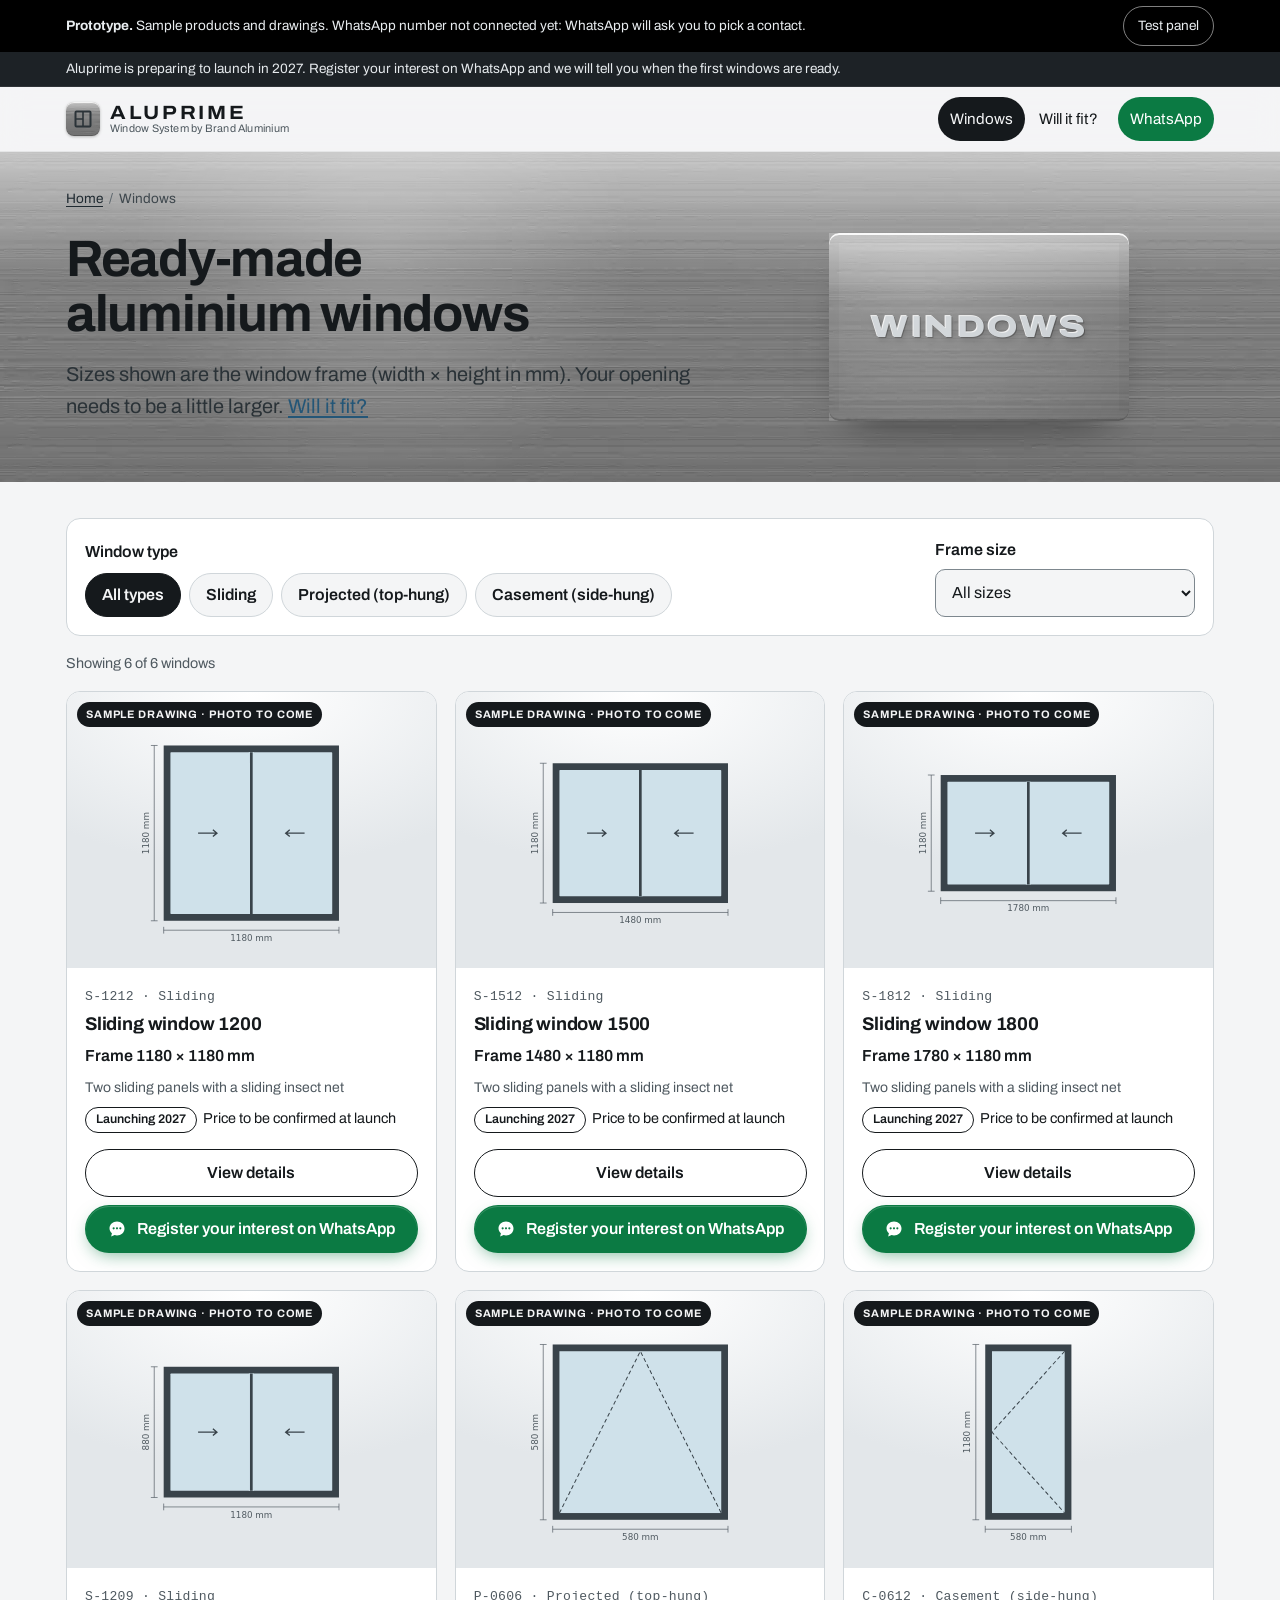
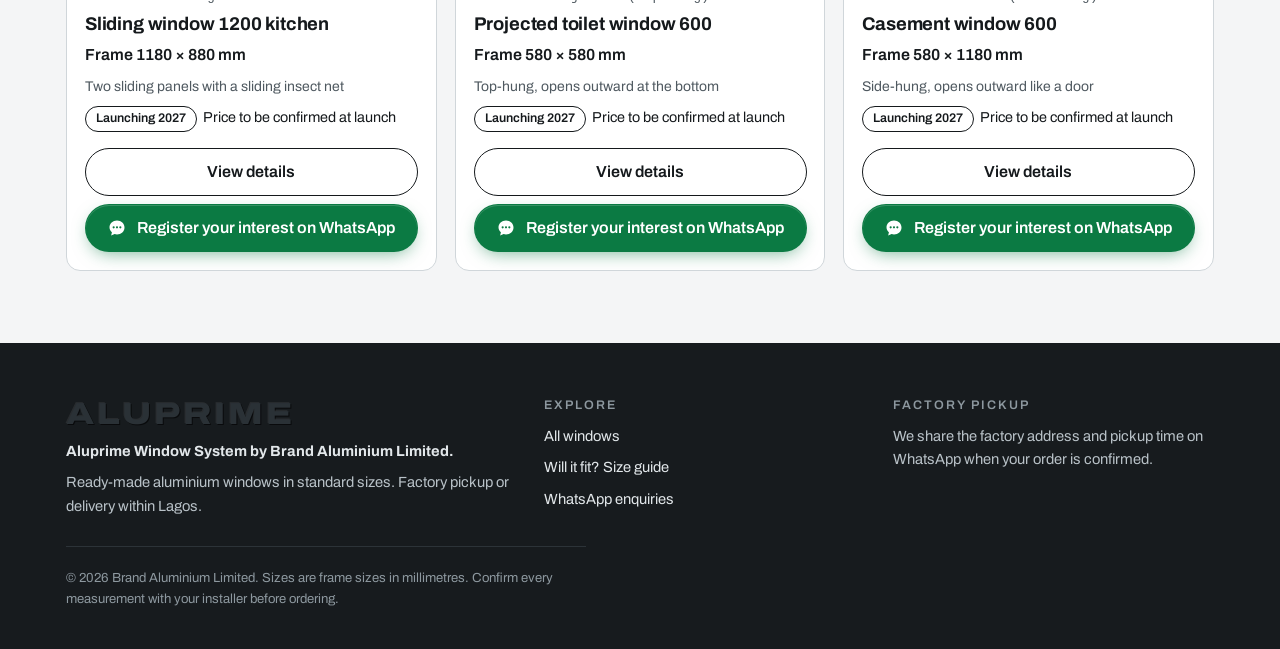
<file: windows/index.html>
<!DOCTYPE html>
<html lang="en-NG">
<head>
<meta charset="utf-8">
<meta name="viewport" content="width=device-width, initial-scale=1">
<title>Aluminium window catalogue: sizes and types | Aluprime</title>
<meta name="description" content="Browse Aluprime ready-made aluminium windows by type and frame size: sliding, projected toilet and casement. See specs, then enquire on WhatsApp in one tap.">
<link rel="canonical" href="https://aluprime.ng/windows/">
<meta name="theme-color" content="#c9ced2">
<meta property="og:type" content="website">
<meta property="og:site_name" content="Aluprime">
<meta property="og:locale" content="en_NG">
<meta property="og:title" content="Aluminium window catalogue: sizes and types | Aluprime">
<meta property="og:description" content="Browse Aluprime ready-made aluminium windows by type and frame size: sliding, projected toilet and casement. See specs, then enquire on WhatsApp in one tap.">
<meta property="og:url" content="https://aluprime.ng/windows/">
<meta property="og:image" content="https://aluprime.ng/assets/img/og-aluprime.jpg">
<meta property="og:image:width" content="1200">
<meta property="og:image:height" content="630">
<meta name="twitter:card" content="summary_large_image">
<meta name="twitter:title" content="Aluminium window catalogue: sizes and types | Aluprime">
<meta name="twitter:description" content="Browse Aluprime ready-made aluminium windows by type and frame size: sliding, projected toilet and casement. See specs, then enquire on WhatsApp in one tap.">
<meta name="twitter:image" content="https://aluprime.ng/assets/img/og-aluprime.jpg">
<link rel="icon" href="data:image/svg+xml,%3Csvg xmlns='http://www.w3.org/2000/svg' viewBox='0 0 20 20'%3E%3Crect width='20' height='20' rx='4' fill='%23c9ced2'/%3E%3Crect x='4' y='4' width='12' height='12' fill='none' stroke='%232b3338' stroke-width='1.8'/%3E%3Cpath d='M10 4v12' stroke='%232b3338' stroke-width='1.4'/%3E%3C/svg%3E">
<link rel="preload" href="../assets/fonts/archivo-latin.woff2" as="font" type="font/woff2" crossorigin>
<link rel="preload" href="../assets/img/brushed.webp" as="image" type="image/webp" fetchpriority="high">
<link rel="stylesheet" href="../assets/site.css">
<script src="../assets/config.js"></script>
<script type="application/ld+json">{"@context":"https://schema.org","@graph":[{"@type":"Organization","@id":"https://aluprime.ng/#org","name":"Brand Aluminium Limited","url":"https://aluprime.ng/","logo":"https://aluprime.ng/assets/img/og-aluprime.jpg","brand":{"@type":"Brand","name":"Aluprime"}},{"@type":"WebSite","@id":"https://aluprime.ng/#site","url":"https://aluprime.ng/","name":"Aluprime","publisher":{"@id":"https://aluprime.ng/#org"},"inLanguage":"en-NG"},{"@type":"BreadcrumbList","itemListElement":[{"@type":"ListItem","position":1,"name":"Home","item":"https://aluprime.ng/"},{"@type":"ListItem","position":2,"name":"Windows","item":"https://aluprime.ng/windows/"}]}]}</script>
</head>
<body data-page="windows" data-root="../">
<a class="visually-hidden" href="#main">Skip to content</a>
<div class="proto-bar" id="proto-bar" hidden><div class="wrap"><span><strong>Prototype.</strong> Sample products and drawings. <span id="proto-number"></span></span><button type="button" id="proto-toggle" aria-expanded="false" aria-controls="test-panel">Test panel</button></div></div>
<div class="launch-bar" id="launch-bar" hidden role="status"><div class="wrap" data-copy="launchNotice"></div></div>
<script>/* show notices before first paint so the page does not jump */(function(C){try{var o=C.prototypeTools&&sessionStorage.getItem("alp_mode");var live=(o||C.mode)==="live";var lb=document.getElementById("launch-bar");if(lb&&!live){lb.hidden=false;lb.firstChild.textContent=C.launchNotice||"";}if(C.prototypeTools){document.getElementById("proto-bar").hidden=false;}}catch(e){}})(window.ALUPRIME_CONFIG||{});</script>
<header class="site-header"><div class="wrap">
<a class="brand" href="../index.html"><span class="brand-mark alu" aria-hidden="true"><svg viewBox="0 0 20 20"><rect x="2.5" y="2.5" width="15" height="15" rx="1" fill="none" stroke="#2b3338" stroke-width="2"/><path d="M10 3v14M3 10h7" stroke="#2b3338" stroke-width="1.6"/></svg></span><span class="brand-txt"><strong>ALUPRIME</strong><span>Window System by Brand Aluminium</span></span></a>
<nav class="nav" aria-label="Main">
<a href="../windows/index.html" aria-current="page">Windows</a>
<a href="../will-it-fit/index.html">Will it fit?</a>
<a class="nav-wa" href="../whatsapp/index.html">WhatsApp</a>
</nav></div></header>
<section class="page-hero alu spot" id="page-hero"><div class="wrap">
<nav class="crumbs" aria-label="Breadcrumb"><ol><li><a href="../index.html">Home</a></li><li id="crumb-current" aria-current="page">Windows</li><li id="crumb-product" hidden aria-current="page"></li></ol></nav>
<div class="ph-copy stack"><h1>Ready-made aluminium windows</h1><p class="lead">Sizes shown are the window frame (width × height in mm). Your opening needs to be a little larger. <a href="../will-it-fit/index.html">Will it fit?</a></p></div>
<div class="logo-frame alu spot" aria-hidden="true"><span class="emboss">WINDOWS</span></div>
</div></section>
<main id="main">
<section style="padding-top:36px"><div class="wrap stack">
<div id="catalogue-view" class="stack">
<h2 class="visually-hidden">All windows</h2>
<form class="filters" id="filters" onsubmit="return false">
<fieldset class="chips" id="type-chips"></fieldset>
<div class="field"><label for="size-select">Frame size</label><select id="size-select"></select></div>
</form>
<p class="count" id="count" aria-live="polite"></p>
<div class="grid" id="grid"></div>
</div>
<div id="detail-view" hidden></div>
</div></section>
</main>
<footer><div class="wrap">
<div><div class="foot-mark" aria-hidden="true">ALUPRIME</div>
<p><strong style="color:#e2e7ea">Aluprime Window System by Brand Aluminium Limited.</strong></p>
<p style="margin-top:8px">Ready-made aluminium windows in standard sizes. Factory pickup or delivery within Lagos.</p></div>
<div><h2>Explore</h2><ul><li><a href="../windows/index.html">All windows</a></li><li><a href="../will-it-fit/index.html">Will it fit? Size guide</a></li><li><a href="../whatsapp/index.html">WhatsApp enquiries</a></li></ul></div>
<div><h2>Factory pickup</h2><p data-factory></p></div>
<p class="foot-base">© <span id="yr">2026</span> Brand Aluminium Limited. Sizes are frame sizes in millimetres. Confirm every measurement with your installer before ordering.</p>
</div></footer>
<div class="wa-bar"><a class="btn btn-wa btn-block" data-wa="general" data-placement="sticky-bar" data-cta="chat" href="https://wa.me/">Chat on WhatsApp</a></div>
<div class="test-panel" id="test-panel" hidden aria-live="polite"></div>
<script src="../assets/products.js"></script>
<script src="../assets/site.js"></script>
<script src="../assets/fx.js" defer></script>
<script>document.getElementById("yr")&&(document.getElementById("yr").textContent=new Date().getFullYear());</script>
</body>
</html>
</file>
<file: assets/site.css>
/* Aluprime — brushed aluminium, graphite and glass.
   Light "paper" sections for reading, graphite bands for the showpieces,
   WhatsApp green kept for the one action that matters. Mobile first. */
@font-face { font-family: "Archivo"; font-style: normal; font-weight: 400 800; font-stretch: 62% 125%; font-display: optional;
  src: url("fonts/archivo-latin.woff2") format("woff2");
  unicode-range: U+0000-00FF, U+0131, U+0152-0153, U+02BB-02BC, U+02C6, U+02DA, U+02DC, U+0304, U+0308, U+0329, U+2000-206F, U+20AC, U+2122, U+2191, U+2193, U+2212, U+2215, U+FEFF, U+FFFD; }
@font-face { font-family: "Archivo"; font-style: normal; font-weight: 400 800; font-stretch: 62% 125%; font-display: optional;
  src: url("fonts/archivo-latin-ext.woff2") format("woff2");
  unicode-range: U+0100-02BA, U+02BD-02C5, U+02C7-02CC, U+02CE-02D7, U+02DD-02FF, U+1D00-1DBF, U+1E00-1E9F, U+1EF2-1EFF, U+2020, U+20A0-20AB, U+20AD-20C4, U+2113, U+2C60-2C7F, U+A720-A7FF; }
:root {
  --paper: #f4f5f6;
  --surface: #e8ebed;
  --card: #ffffff;
  --ink: #15191c;
  --muted: #4f5960;
  --line: #d0d6da;
  --accent: #245677;          /* anodised blue: links, focus */
  --wa: #0b7a43;              /* WhatsApp; white text passes AA */
  --wa-ink: #ffffff;
  --notice: #1d2226;
  --notice-ink: #e6eaed;
  --glass: #cfe1ea;
  --frame: #39434a;
  --graphite: #171b1e;
  --graphite-2: #20262a;
  --alu-hi: #eef1f3;
  --alu: #c9ced2;
  --alu-lo: #9aa2a8;
  --font-body: "Archivo", system-ui, -apple-system, "Segoe UI", Roboto, Arial, sans-serif;
  --font-display: "Archivo", "Arial Narrow", system-ui, sans-serif;
  --mono: ui-monospace, "SF Mono", Menlo, Consolas, monospace;
  --r: 14px;
  --gutter: 16px;
  --ease: cubic-bezier(.2, .7, .2, 1);
  color-scheme: light;
}

*, *::before, *::after { box-sizing: border-box; }
html { -webkit-text-size-adjust: 100%; scroll-behavior: smooth; }
@media (prefers-reduced-motion: reduce) { html { scroll-behavior: auto; } }
body {
  margin: 0; background: var(--paper); color: var(--ink);
  font: 16px/1.6 var(--font-body);
  padding-bottom: 76px;
  overflow-x: hidden;
}
img, svg { max-width: 100%; display: block; }
a { color: var(--accent); text-underline-offset: 3px; }
h1, h2, h3 { font-family: var(--font-display); line-height: 1.08; text-wrap: balance; margin: 0; font-weight: 700; }
h1 { font-size: clamp(2rem, 6.2vw, 3.6rem); letter-spacing: -0.025em; }
h2 { font-size: clamp(1.6rem, 4.4vw, 2.6rem); letter-spacing: -0.02em; }
h3 { font-size: 1.15rem; letter-spacing: -0.01em; }
p { margin: 0; max-width: 65ch; }
:focus-visible { outline: 3px solid var(--accent); outline-offset: 3px; border-radius: 6px; }
.wrap { width: 100%; max-width: 1180px; margin: 0 auto; padding: 0 var(--gutter); }
.stack { display: grid; gap: 16px; }
.muted { color: var(--muted); }
.small { font-size: 0.875rem; }
.visually-hidden { position: absolute; width: 1px; height: 1px; overflow: hidden; clip: rect(0 0 0 0); white-space: nowrap; }
.visually-hidden:focus { position: fixed; top: 8px; left: 8px; width: auto; height: auto; clip: auto; z-index: 100; background: var(--card); padding: 10px 14px; border-radius: 8px; }
[hidden] { display: none !important; }
.eyebrow { font-size: 0.78rem; text-transform: uppercase; letter-spacing: 0.16em; color: var(--muted); font-weight: 600; display: inline-flex; align-items: center; gap: 10px; }
.eyebrow::before { content: ""; width: 28px; height: 1px; background: currentColor; opacity: .6; }
.lead { font-size: clamp(1.05rem, 2.2vw, 1.25rem); }

/* ---------- Brushed aluminium material ---------- */
.alu {
  background-color: var(--alu);
  background-image:
    linear-gradient(180deg, rgba(255,255,255,.55), rgba(255,255,255,0) 38%, rgba(0,0,0,.10)),
    url("img/brushed.webp");
  background-size: 100% 100%, 512px 256px;
}
.emboss {
  color: var(--alu);
  text-shadow: -1px -1px 0 rgba(255,255,255,.9), 1px 1px 0 rgba(0,0,0,.28), 2px 3px 6px rgba(0,0,0,.18);
}
.spot { position: relative; isolation: isolate; }
.spot::after {
  content: ""; position: absolute; inset: 0; pointer-events: none; z-index: 1;
  background: radial-gradient(circle 360px at var(--sx, 30%) var(--sy, 30%), rgba(255,255,255,.55), rgba(255,255,255,0) 70%);
  mix-blend-mode: soft-light; opacity: var(--so, .85); transition: opacity .4s;
}

/* ---------- Notices ---------- */
.proto-bar, .launch-bar { font-size: 0.85rem; padding: 6px 0; }
.proto-bar { background: #000; color: #e9edf0; }
.proto-bar .wrap { display: flex; gap: 10px; align-items: center; justify-content: space-between; flex-wrap: wrap; }
.proto-bar button { font: inherit; background: transparent; color: inherit; border: 1px solid rgba(255,255,255,.5); border-radius: 999px; padding: 6px 14px; min-height: 40px; cursor: pointer; }
.launch-bar { background: var(--notice); color: var(--notice-ink); border-bottom: 1px solid rgba(255,255,255,.08); }
.launch-bar .wrap { display: flex; gap: 10px; align-items: center; }

/* ---------- Header ---------- */
.site-header { position: sticky; top: 0; z-index: 40; background: rgba(244,245,246,.82); backdrop-filter: saturate(1.4) blur(14px); -webkit-backdrop-filter: saturate(1.4) blur(14px); border-bottom: 1px solid rgba(0,0,0,.06); }
.site-header .wrap { display: flex; align-items: center; justify-content: space-between; gap: 12px; min-height: 64px; }
.brand { text-decoration: none; color: var(--ink); display: flex; align-items: center; gap: 10px; line-height: 1.05; }
.brand-mark { width: 34px; height: 34px; border-radius: 8px; flex: none; display: grid; place-items: center; box-shadow: inset 0 1px 0 rgba(255,255,255,.8), inset 0 -1px 0 rgba(0,0,0,.2), 0 1px 3px rgba(0,0,0,.25); }
.brand-mark svg { width: 20px; height: 20px; }
.brand-txt { display: grid; }
.brand strong { font-family: var(--font-display); font-size: 1.2rem; letter-spacing: 0.14em; font-stretch: 112%; }
.brand-txt span { font-size: 0.68rem; color: var(--muted); white-space: nowrap; letter-spacing: .02em; }
@media (max-width: 400px) { .brand-txt span { display: none; } }
.nav { display: flex; gap: 2px; align-items: center; }
.nav a { white-space: nowrap; text-decoration: none; color: var(--ink); padding: 10px 12px; border-radius: 999px; font-size: 0.95rem; min-height: 44px; display: inline-flex; align-items: center; transition: background .2s; }
.nav a:hover { background: rgba(0,0,0,.05); }
.nav a[aria-current="page"] { background: var(--ink); color: var(--paper); }
.nav a.nav-wa { background: var(--wa); color: #fff; margin-left: 6px; }
@media (max-width: 560px) { .nav a.nav-wa { display: none; } .nav a { padding: 10px 9px; font-size: 0.88rem; } }

/* ---------- Buttons ---------- */
.btn { display: inline-flex; align-items: center; justify-content: center; gap: 10px; min-height: 52px; padding: 14px 24px; border-radius: 999px; font: 600 1rem/1.2 var(--font-body); text-decoration: none; border: 1.5px solid transparent; cursor: pointer; text-align: center; transition: transform .25s var(--ease), box-shadow .25s, background .2s; will-change: transform; }
.btn-wa { background: var(--wa); color: var(--wa-ink); box-shadow: 0 6px 18px -6px rgba(11,122,67,.6), inset 0 1px 0 rgba(255,255,255,.18); }
.btn-wa:hover { background: #0a8a4b; }
.btn-outline { border-color: currentColor; color: var(--ink); background: transparent; }
.btn-outline:hover { background: rgba(0,0,0,.05); }
.btn-metal { color: var(--ink); border-color: rgba(0,0,0,.18); box-shadow: inset 0 1px 0 rgba(255,255,255,.9), 0 4px 12px -6px rgba(0,0,0,.4); }
.btn-block { width: 100%; }
.btn-row { display: flex; flex-wrap: wrap; gap: 12px; }
.btn-row .btn { flex: 1 1 200px; }
@media (min-width: 760px) { .btn-row .btn { flex: 0 0 auto; } }
.wa-icon { width: 20px; height: 20px; flex: none; }
.on-dark .btn-outline { color: var(--alu-hi); }
.on-dark .btn-outline:hover { background: rgba(255,255,255,.08); }

.wa-bar { position: fixed; left: 0; right: 0; bottom: 0; z-index: 30; padding: 10px var(--gutter) calc(10px + env(safe-area-inset-bottom)); background: rgba(244,245,246,.9); backdrop-filter: blur(12px); -webkit-backdrop-filter: blur(12px); border-top: 1px solid var(--line); }
@media (min-width: 900px) { .wa-bar { display: none; } body { padding-bottom: 0; } }

/* ---------- Sections ---------- */
section { padding: 72px 0; }
@media (max-width: 700px) { section { padding: 56px 0; } }
.section-alt { background: var(--surface); }
.on-dark { background: var(--graphite); color: var(--alu-hi); --muted: #a9b3ba; --line: #333b41; --frame: #c3cacf; --glass: #2c4654; --card: #20262a; --accent: #9cc6e2; }
.on-dark a { color: var(--accent); }
.sec-head { display: flex; justify-content: space-between; align-items: end; gap: 16px; flex-wrap: wrap; margin-bottom: 28px; }
.sec-head .stack { gap: 10px; }

/* ---------- Home hero ---------- */
.hero { padding: 0; overflow: hidden; position: relative; }
.hero-inner { display: grid; gap: 32px; padding-top: 44px; padding-bottom: 56px; position: relative; z-index: 2; }
@media (min-width: 940px) { .hero-inner { grid-template-columns: minmax(0,1fr) minmax(0,1fr); column-gap: 56px; row-gap: 28px; align-items: center; padding-top: 56px; padding-bottom: 80px; min-height: min(86vh, 820px); } .hero-mark { grid-column: 1 / -1; } }
.hero-mark { display: grid; gap: 14px; }
.hero-copy { display: grid; gap: 20px; align-content: center; }
.wordmark { font-family: var(--font-display); font-weight: 800; font-stretch: 125%; letter-spacing: 0.06em; font-size: clamp(3rem, 10.8vw, 9.3rem); line-height: .86; margin: 0 0 4px -0.04em; user-select: none; }
.hero h1 { font-size: clamp(1.6rem, 3.6vw, 2.5rem); max-width: 30ch; }
.hero .lead { color: #2a3237; }
.hero .muted { color: #3e474d; }

/* The window in the hero */
.win-stage { perspective: 1400px; display: grid; place-items: center; }
.win { width: min(100%, 520px); aspect-ratio: 1.18 / 1; position: relative; transform-style: preserve-3d; transform: rotateX(var(--rx, 0deg)) rotateY(var(--ry, 0deg)) scale(var(--dive, 1)); transition: transform .5s var(--ease); will-change: transform; }
.win.is-live { transition: none; }
.win-frame { position: absolute; inset: 0; border-radius: 6px; padding: 18px; display: grid; grid-template-columns: 1fr 1fr; gap: 10px;
  background: linear-gradient(145deg, #f6f8f9, #b9c0c5 45%, #e3e7ea 60%, #8f989e);
  box-shadow: inset 0 0 0 1px rgba(255,255,255,.7), inset 0 0 0 7px rgba(0,0,0,.05), 0 40px 70px -30px rgba(0,0,0,.55), 0 12px 24px -12px rgba(0,0,0,.35); }
.pane { position: relative; overflow: hidden; border-radius: 2px; box-shadow: inset 0 0 0 4px #aab2b8, inset 0 0 0 5px rgba(0,0,0,.25), inset 0 6px 14px rgba(0,0,0,.35); }
.pane:nth-child(1) { transform: translateZ(6px); }
.scene { position: absolute; inset: -6%; background: linear-gradient(180deg, #f7c98b 0%, #f2a25f 34%, #d9785a 56%, #6a4b63 78%, #2c2f45 100%); }
.scene .sun { position: absolute; width: 22%; aspect-ratio: 1; border-radius: 50%; left: 64%; top: 30%; background: radial-gradient(circle, #fff6dd 0 40%, rgba(255,240,200,.0) 70%); filter: blur(1px); }
.scene svg { position: absolute; left: 0; right: 0; bottom: 0; width: 100%; height: 55%; }
.frost { position: absolute; inset: 0; background: rgba(226,233,238,.42); -webkit-backdrop-filter: blur(16px) saturate(.7); backdrop-filter: blur(16px) saturate(.7);
  -webkit-mask-image: radial-gradient(circle var(--fr, 120px) at var(--mx, 50%) var(--my, 50%), transparent 35%, #000 100%);
  mask-image: radial-gradient(circle var(--fr, 120px) at var(--mx, 50%) var(--my, 50%), transparent 35%, #000 100%);
  opacity: var(--frost, 1); }
.sheen { position: absolute; inset: 0; pointer-events: none; background: linear-gradient(115deg, rgba(255,255,255,0) calc(var(--shx, 30%) - 18%), rgba(255,255,255,.38) var(--shx, 30%), rgba(255,255,255,0) calc(var(--shx, 30%) + 10%)); mix-blend-mode: screen; }
.win-handle { position: absolute; right: 8px; top: 50%; width: 5px; height: 46px; margin-top: -23px; border-radius: 3px; background: linear-gradient(90deg, #6f787e, #d8dde0, #6f787e); z-index: 2; }
.win-label { position: absolute; left: 0; right: 0; bottom: -36px; text-align: center; white-space: nowrap; font: 600 .78rem/1 var(--mono); color: #222a2f; letter-spacing: .04em; }
.hero-hint { font-size: .8rem; color: #3e474d; }

/* ---------- Inner page hero (breadcrumb + spotlight frame) ---------- */
.page-hero { padding: 0; }
.page-hero .wrap { padding-top: 28px; padding-bottom: 44px; display: grid; gap: 22px; position: relative; z-index: 2; }
@media (min-width: 900px) { .page-hero .wrap { grid-template-columns: 1.4fr 1fr; align-items: center; padding-top: 36px; padding-bottom: 60px; } }
.page-hero h1 { font-size: clamp(2rem, 5vw, 3.2rem); }
.page-hero .lead { color: #2a3237; }
.crumbs { font-size: .85rem; grid-column: 1 / -1; }
.crumbs ol { list-style: none; display: flex; flex-wrap: wrap; gap: 6px; padding: 0; margin: 0; }
.crumbs li + li::before { content: "/"; margin-right: 6px; color: #5a646b; }
.crumbs a { color: #1f2a31; }
.crumbs [aria-current] { color: #3e474d; }
.logo-frame { justify-self: center; width: min(100%, 300px); aspect-ratio: 1.6; border-radius: 10px; display: grid; place-items: center; position: relative;
  box-shadow: inset 0 2px 0 rgba(255,255,255,.9), inset 0 -2px 0 rgba(0,0,0,.15), inset 0 0 0 10px rgba(0,0,0,.035), 0 24px 40px -24px rgba(0,0,0,.5); }
.logo-frame span { font: 800 clamp(1.8rem, 5vw, 2.6rem)/1 var(--font-display); font-stretch: 125%; letter-spacing: .08em; }
@media (max-width: 899px) { .logo-frame { display: none; } }

/* ---------- Window ring (3D cylinder) ---------- */
.ring-wrap { position: relative; }
.ring-stage { height: 420px; perspective: 1500px; perspective-origin: 50% 40%; display: grid; place-items: center; touch-action: pan-y; cursor: grab; user-select: none; -webkit-user-select: none; outline: none; }
.ring-stage:active { cursor: grabbing; }
.ring-stage:focus-visible { outline: 2px solid var(--accent); outline-offset: 6px; border-radius: 16px; }
.ring { position: relative; width: var(--fw, 250px); height: 320px; transform-style: preserve-3d; will-change: transform; }
.face { position: absolute; inset: 0; border-radius: 14px; padding: 14px; display: grid; grid-template-rows: 1fr auto; gap: 8px; text-decoration: none; color: var(--alu-hi);
  background: linear-gradient(160deg, #2a3237, #1a1f22); border: 1px solid #39424a; box-shadow: 0 30px 50px -30px rgba(0,0,0,.9), inset 0 1px 0 rgba(255,255,255,.08); backface-visibility: hidden; -webkit-backface-visibility: hidden; }
.face svg { width: 100%; height: 100%; }
.face .code { color: #9fb0bb; }
.face strong { font-size: 1rem; line-height: 1.2; }
.face .dims { font-size: .85rem; color: #c8d0d5; }
.ring-floor { position: absolute; left: 10%; right: 10%; bottom: 18px; height: 60px; background: radial-gradient(closest-side, rgba(156,198,226,.18), transparent); filter: blur(6px); pointer-events: none; }
.ring-ctrl { display: flex; align-items: center; justify-content: center; gap: 16px; margin-top: 8px; flex-wrap: wrap; }
.ring-ctrl button { width: 52px; height: 52px; border-radius: 50%; border: 1px solid #4a545b; background: #20262a; color: var(--alu-hi); font-size: 1.3rem; cursor: pointer; transition: background .2s; }
.ring-ctrl button:hover { background: #2c3439; }
.ring-caption { min-width: 0; flex: 1 1 260px; max-width: 420px; text-align: center; display: grid; gap: 6px; }
.ring-caption .btn { justify-self: center; min-height: 46px; padding: 10px 20px; }
@media (max-width: 600px) { .ring-stage { height: 360px; } .ring { height: 280px; } }

/* ---------- Fit tool ("Size your opening") ---------- */
.fit-tool { display: grid; gap: 24px; }
@media (min-width: 900px) { .fit-tool { grid-template-columns: 1fr 1.15fr; align-items: start; } }
.fit-controls { display: grid; gap: 18px; background: var(--card); border: 1px solid var(--line); border-radius: var(--r); padding: 20px; }
.slider { display: grid; gap: 8px; }
.slider-top { display: flex; justify-content: space-between; align-items: center; gap: 10px; }
.slider-top label { font-weight: 600; }
.slider-top input { width: 110px; min-height: 44px; text-align: right; font-variant-numeric: tabular-nums; }
input[type="range"] { -webkit-appearance: none; appearance: none; width: 100%; height: 44px; background: transparent; margin: 0; cursor: pointer; }
input[type="range"]::-webkit-slider-runnable-track { height: 6px; border-radius: 3px; background: linear-gradient(90deg, #8e979d, #dfe3e6, #8e979d); box-shadow: inset 0 1px 2px rgba(0,0,0,.3); }
input[type="range"]::-moz-range-track { height: 6px; border-radius: 3px; background: linear-gradient(90deg, #8e979d, #dfe3e6, #8e979d); }
input[type="range"]::-webkit-slider-thumb { -webkit-appearance: none; width: 28px; height: 28px; margin-top: -11px; border-radius: 50%; background: radial-gradient(circle at 35% 30%, #fff, #b9c0c5 60%, #7c858b); border: 1px solid rgba(0,0,0,.25); box-shadow: 0 3px 8px rgba(0,0,0,.35); }
input[type="range"]::-moz-range-thumb { width: 26px; height: 26px; border-radius: 50%; background: radial-gradient(circle at 35% 30%, #fff, #b9c0c5 60%, #7c858b); border: 1px solid rgba(0,0,0,.25); }
.fit-view { background: var(--card); border: 1px solid var(--line); border-radius: var(--r); padding: 16px; display: grid; gap: 12px; position: relative; overflow: hidden; }
.fit-view svg { width: 100%; height: auto; aspect-ratio: 1.35; }
.fit-verdict { display: flex; gap: 10px; align-items: flex-start; font-weight: 600; }
.fit-verdict .dot { width: 12px; height: 12px; border-radius: 50%; margin-top: 6px; flex: none; background: #b3261e; }
.fit-verdict.ok .dot { background: #1d8a4e; }
.fit-matches { display: flex; flex-wrap: wrap; gap: 8px; }
.fit-matches a { display: inline-flex; align-items: center; min-height: 40px; padding: 6px 14px; border-radius: 999px; border: 1px solid var(--line); text-decoration: none; color: var(--ink); background: var(--paper); font-size: .9rem; }
.fit-matches a:hover { border-color: var(--ink); }
.fit-matches a.best { background: var(--ink); color: var(--paper); border-color: var(--ink); }

/* ---------- Route (outside Lagos) ---------- */
.route-map { position: relative; display: grid; gap: 18px; margin-top: 8px; }
@media (min-width: 820px) { .route-map { grid-template-columns: repeat(3, 1fr); gap: 28px; } }
.route-line { display: none; }
@media (min-width: 820px) {
  .route-line { display: block; position: absolute; left: 16px; right: 16px; top: 22px; height: 2px; background: var(--line); overflow: hidden; }
  .route-line i { position: absolute; inset: 0; background: linear-gradient(90deg, var(--ink), var(--accent)); transform-origin: left; transform: scaleX(0); transition: transform 1.6s var(--ease); }
  .in .route-line i { transform: scaleX(1); }
}
.stop { position: relative; display: grid; gap: 8px; padding-left: 60px; }
@media (min-width: 820px) { .stop { padding: 64px 0 0; } }
.stop-pin { position: absolute; left: 0; top: 0; width: 46px; height: 46px; border-radius: 50%; display: grid; place-items: center; font: 700 .95rem/1 var(--font-display); color: var(--ink); z-index: 1;
  box-shadow: inset 0 1px 0 rgba(255,255,255,.9), 0 4px 10px -4px rgba(0,0,0,.4), 0 0 0 5px var(--surface); }

/* ---------- Process timeline ---------- */
.timeline { list-style: none; margin: 0; padding: 0; position: relative; display: grid; gap: 22px; counter-reset: s; }
.timeline::before { content: ""; position: absolute; left: 22px; top: 8px; bottom: 8px; width: 2px; background: var(--line); }
.timeline .fill { position: absolute; left: 22px; top: 8px; bottom: 8px; width: 2px; background: linear-gradient(var(--ink), var(--accent)); transform-origin: top; transform: scaleY(var(--p, 0)); }
.timeline li { counter-increment: s; position: relative; padding-left: 68px; display: grid; gap: 4px; min-height: 46px; }
.timeline li::before { content: counter(s, decimal-leading-zero); position: absolute; left: 0; top: 0; width: 46px; height: 46px; border-radius: 50%; display: grid; place-items: center; font: 700 .85rem/1 var(--mono); background: var(--card); border: 1px solid var(--line); transition: background .4s, color .4s, border-color .4s; z-index: 1; }
.timeline li.on::before { background: var(--ink); color: var(--paper); border-color: var(--ink); }
.timeline strong { font-size: 1.08rem; padding-top: 10px; }
@media (min-width: 900px) {
  .timeline.h { grid-template-columns: repeat(5, 1fr); gap: 20px; }
  .timeline.h::before, .timeline.h .fill { left: 23px; right: 23px; top: 22px; bottom: auto; width: auto; height: 2px; }
  .timeline.h .fill { transform-origin: left; transform: scaleX(var(--p, 0)); }
  .timeline.h li { padding: 64px 0 0; }
  .timeline.h strong { padding-top: 0; }
}

/* ---------- Cards and catalogue ---------- */
.grid { display: grid; gap: 18px; grid-template-columns: 1fr; }
@media (min-width: 600px) { .grid { grid-template-columns: repeat(2, 1fr); } }
@media (min-width: 980px) { .grid { grid-template-columns: repeat(3, 1fr); } }
.card { border: 1px solid var(--line); border-radius: var(--r); background: var(--card); display: grid; grid-template-rows: auto 1fr; overflow: hidden; transition: transform .35s var(--ease), box-shadow .35s; }
.card:hover { transform: translateY(-4px); box-shadow: 0 22px 40px -26px rgba(0,0,0,.45); }
.card > a { display: block; }
.card-media { position: relative; aspect-ratio: 4 / 3; display: grid; place-items: center; padding: 40px 16px 14px; overflow: hidden;
  background: radial-gradient(120% 90% at var(--gx, 50%) var(--gy, 0%), #ffffff, #e3e7ea 70%); }
.on-dark .card-media { background: radial-gradient(120% 90% at var(--gx, 50%) var(--gy, 0%), #2e363c, #1b2023 70%); }
.card-media::after { content: ""; position: absolute; inset: 0; pointer-events: none; background: linear-gradient(115deg, transparent calc(var(--gx, 30%) - 20%), rgba(255,255,255,.45) var(--gx, 30%), transparent calc(var(--gx, 30%) + 12%)); opacity: 0; transition: opacity .3s; mix-blend-mode: soft-light; }
.card:hover .card-media::after, .detail .card-media:hover::after { opacity: 1; }
.card-media svg, .card-media img { width: 100%; height: 100%; object-fit: contain; }
.tag-sample { position: absolute; top: 10px; left: 10px; background: var(--ink); color: var(--paper); font-size: 0.68rem; font-weight: 700; letter-spacing: 0.08em; text-transform: uppercase; padding: 4px 9px; border-radius: 999px; z-index: 1; }
.card-body { padding: 18px; display: grid; gap: 8px; align-content: start; }
.code { font-family: var(--mono); font-size: 0.82rem; color: var(--muted); letter-spacing: .02em; }
.dims { font-variant-numeric: tabular-nums; font-weight: 600; }
.status { font-size: 0.9rem; }
.status .pill { display: inline-block; padding: 2px 10px; border-radius: 999px; font-size: 0.78rem; font-weight: 600; border: 1px solid currentColor; margin-right: 6px; }
.price { font-size: 1.25rem; font-weight: 700; font-variant-numeric: tabular-nums; }
.card-actions { display: grid; gap: 8px; margin-top: 8px; }
.card-actions .btn { min-height: 48px; padding: 12px 18px; }

.filters { display: grid; gap: 14px; border: 1px solid var(--line); border-radius: var(--r); padding: 18px; background: var(--card); }
@media (min-width: 820px) { .filters { grid-template-columns: 1fr 260px; align-items: end; } }
.chips { display: flex; flex-wrap: wrap; gap: 8px; border: 0; padding: 0; margin: 0; }
.chips legend { font-weight: 600; margin-bottom: 8px; padding: 0; }
.chip { position: relative; }
.chip input { position: absolute; opacity: 0; inset: 0; margin: 0; cursor: pointer; }
.chip span { display: inline-flex; align-items: center; min-height: 44px; padding: 8px 16px; border-radius: 999px; border: 1px solid var(--line); background: var(--paper); transition: background .2s, color .2s; }
.chip input:checked + span { background: var(--ink); color: var(--paper); border-color: var(--ink); }
.chip input:focus-visible + span { outline: 3px solid var(--accent); outline-offset: 2px; }
label { font-weight: 600; }
select, input[type="number"], input[type="text"], input[type="date"] { font: inherit; color: var(--ink); background: var(--paper); border: 1px solid #7d878e; border-radius: 10px; padding: 10px 12px; min-height: 48px; width: 100%; }
.field { display: grid; gap: 6px; }
.field-row { display: grid; gap: 12px; grid-template-columns: 1fr 1fr; }
.radio-row { display: flex; flex-wrap: wrap; gap: 8px; border: 0; padding: 0; margin: 0; }
.radio-row legend { font-weight: 600; margin-bottom: 8px; padding: 0; }
.count { font-size: 0.9rem; color: var(--muted); }
.empty { padding: 28px; border: 1px dashed var(--line); border-radius: var(--r); text-align: center; display: grid; gap: 10px; justify-items: center; }

/* Product detail */
.detail { display: grid; gap: 28px; }
@media (min-width: 880px) { .detail { grid-template-columns: 1.1fr 1fr; align-items: start; } .detail > .card-media { position: sticky; top: 90px; } }
.detail > .card-media { border-radius: var(--r); border: 1px solid var(--line); }
.spec { display: grid; grid-template-columns: max-content 1fr; gap: 10px 18px; margin: 0; padding: 18px 0; border-top: 1px solid var(--line); border-bottom: 1px solid var(--line); }
.spec dt { color: var(--muted); }
.spec dd { margin: 0; font-weight: 500; }
.spec ul { margin: 0; padding-left: 18px; }
@media (max-width: 420px) { .spec { grid-template-columns: 1fr; gap: 2px; } .spec dd { margin-bottom: 10px; } }
.panel { border: 1px solid var(--line); border-radius: var(--r); padding: 20px; display: grid; gap: 16px; background: var(--card); }
.back { display: inline-flex; min-height: 44px; align-items: center; text-decoration: none; font-weight: 600; }

/* "Other windows" carousel */
.carousel { display: grid; gap: 14px; margin-top: 48px; }
.carousel-head { display: flex; justify-content: space-between; align-items: center; gap: 12px; }
.carousel-nav { display: flex; gap: 8px; }
.carousel-nav button { width: 44px; height: 44px; border-radius: 50%; border: 1px solid var(--line); background: var(--card); cursor: pointer; font-size: 1.1rem; color: var(--ink); }
.track { display: grid; grid-auto-flow: column; grid-auto-columns: minmax(240px, 300px); gap: 16px; overflow-x: auto; scroll-snap-type: x mandatory; padding-bottom: 8px; scrollbar-width: thin; }
.track > * { scroll-snap-align: start; }
.mini { text-decoration: none; color: var(--ink); border: 1px solid var(--line); border-radius: var(--r); background: var(--card); overflow: hidden; display: grid; }
.mini .card-media { aspect-ratio: 4 / 3; padding: 20px 12px 8px; }
.mini div:last-child { padding: 12px 14px 16px; display: grid; gap: 2px; }

/* Will it fit page */
.fit-figure { max-width: 460px; }
.result { display: grid; gap: 10px; }
.result ul { margin: 0; padding-left: 20px; }

/* FAQ */
.faq { display: grid; gap: 10px; }
.faq details { border: 1px solid var(--line); border-radius: var(--r); background: var(--card); transition: box-shadow .3s; }
.faq details[open] { box-shadow: 0 16px 30px -24px rgba(0,0,0,.4); }
.faq summary { cursor: pointer; font-weight: 600; padding: 18px 52px 18px 20px; position: relative; list-style: none; min-height: 56px; }
.faq summary::-webkit-details-marker { display: none; }
.faq summary::after { content: ""; position: absolute; right: 20px; top: 50%; width: 12px; height: 12px; margin-top: -8px; border-right: 2px solid currentColor; border-bottom: 2px solid currentColor; transform: rotate(45deg); transition: transform .3s var(--ease); }
.faq details[open] summary::after { transform: rotate(225deg); margin-top: -2px; }
.faq details p { padding: 0 20px 20px; color: var(--muted); }
@media (min-width: 900px) { .faq-grid { display: grid; grid-template-columns: 1fr 1.6fr; gap: 48px; align-items: start; } }

/* Closing statement */
.closing { padding: 110px 0; text-align: left; }
.closing p.big { font: 700 clamp(2rem, 6.4vw, 4.6rem)/1.04 var(--font-display); letter-spacing: -0.03em; max-width: 16ch; }
.closing .w { display: inline-block; clip-path: inset(0 0 100% 0); transform: translateY(.3em); transition: clip-path .7s var(--ease), transform .7s var(--ease); transition-delay: calc(var(--i) * 70ms); }
.closing.in .w { clip-path: inset(0 0 -10% 0); transform: none; }
.closing.alu p.big { color: #1a2024; position: relative; z-index: 2; }
.closing.alu .btn-row { position: relative; z-index: 2; }
.closing .w.hl { color: #d6dbdf; text-shadow: -1px -1px 0 rgba(255,255,255,.92), 1px 1px 0 rgba(0,0,0,.34), 2px 3px 7px rgba(0,0,0,.18); }
.closing .btn-row { margin-top: 36px; }

/* Reveal */
.rv { opacity: 0; transform: translateY(18px); transition: opacity .7s var(--ease), transform .7s var(--ease); }
.rv.in { opacity: 1; transform: none; }
@media (prefers-reduced-motion: reduce) {
  .rv, .closing .w { opacity: 1 !important; transform: none !important; clip-path: none !important; transition: none !important; }
  .win, .btn, .card { transition: none !important; }
}

/* ---------- Footer ---------- */
footer { background: var(--graphite); color: #b9c2c8; padding: 56px 0 40px; font-size: .92rem; }
footer .wrap { display: grid; gap: 28px; }
@media (min-width: 820px) { footer .wrap { grid-template-columns: 1.4fr 1fr 1fr; } }
footer a { color: #e2e7ea; text-decoration: none; }
footer a:hover { text-decoration: underline; }
footer h2 { font-size: .78rem; letter-spacing: .16em; text-transform: uppercase; color: #8d989f; margin-bottom: 12px; font-weight: 600; }
footer ul { list-style: none; margin: 0; padding: 0; display: grid; gap: 8px; }
.foot-mark { font: 800 1.9rem/1 var(--font-display); font-stretch: 125%; letter-spacing: .1em; color: #2a3136; text-shadow: -1px -1px 0 rgba(255,255,255,.08), 1px 1px 0 rgba(0,0,0,.6); margin-bottom: 10px; }
.foot-base { grid-column: 1 / -1; border-top: 1px solid #2c3338; padding-top: 20px; font-size: .82rem; color: #8d989f; }

/* ---------- Test panel (prototype only) ---------- */
.test-panel { position: fixed; right: 12px; bottom: 90px; z-index: 50; width: min(360px, calc(100% - 24px)); max-height: 60vh; overflow: auto; background: var(--card); border: 1px solid var(--line); border-radius: var(--r); padding: 16px; display: grid; gap: 10px; font-size: .88rem; box-shadow: 0 20px 50px -20px rgba(0,0,0,.5); }
.test-panel ol { margin: 0; padding-left: 18px; font-family: var(--mono); font-size: .76rem; }
@media (min-width: 900px) { .test-panel { bottom: 16px; } }
.page-hero.compact .ph-copy, .page-hero.compact .logo-frame { display: none; }
.page-hero.compact .wrap { padding-bottom: 18px; }
@media (hover: none) { .hero-hint { display: none; } }
@media (max-width: 600px) {
  .wordmark { font-size: 13.6vw; font-stretch: 112%; letter-spacing: .03em; }
  .ring-ctrl { flex-wrap: nowrap; gap: 10px; }
  .ring-caption { flex: 1 1 auto; }
  .ring-ctrl button { width: 46px; height: 46px; flex: none; }
}
.mini .tag-sample, .face .tag-sample { font-size: .6rem; white-space: nowrap; max-width: calc(100% - 20px); overflow: hidden; text-overflow: ellipsis; }
.logo-frame span { font-size: clamp(1.3rem, 2.6vw, 1.9rem); }

#catalogue-view { min-height: 100vh; }
.on-dark a.btn-wa, .on-dark .btn-wa { color: var(--wa-ink); }
</file>
